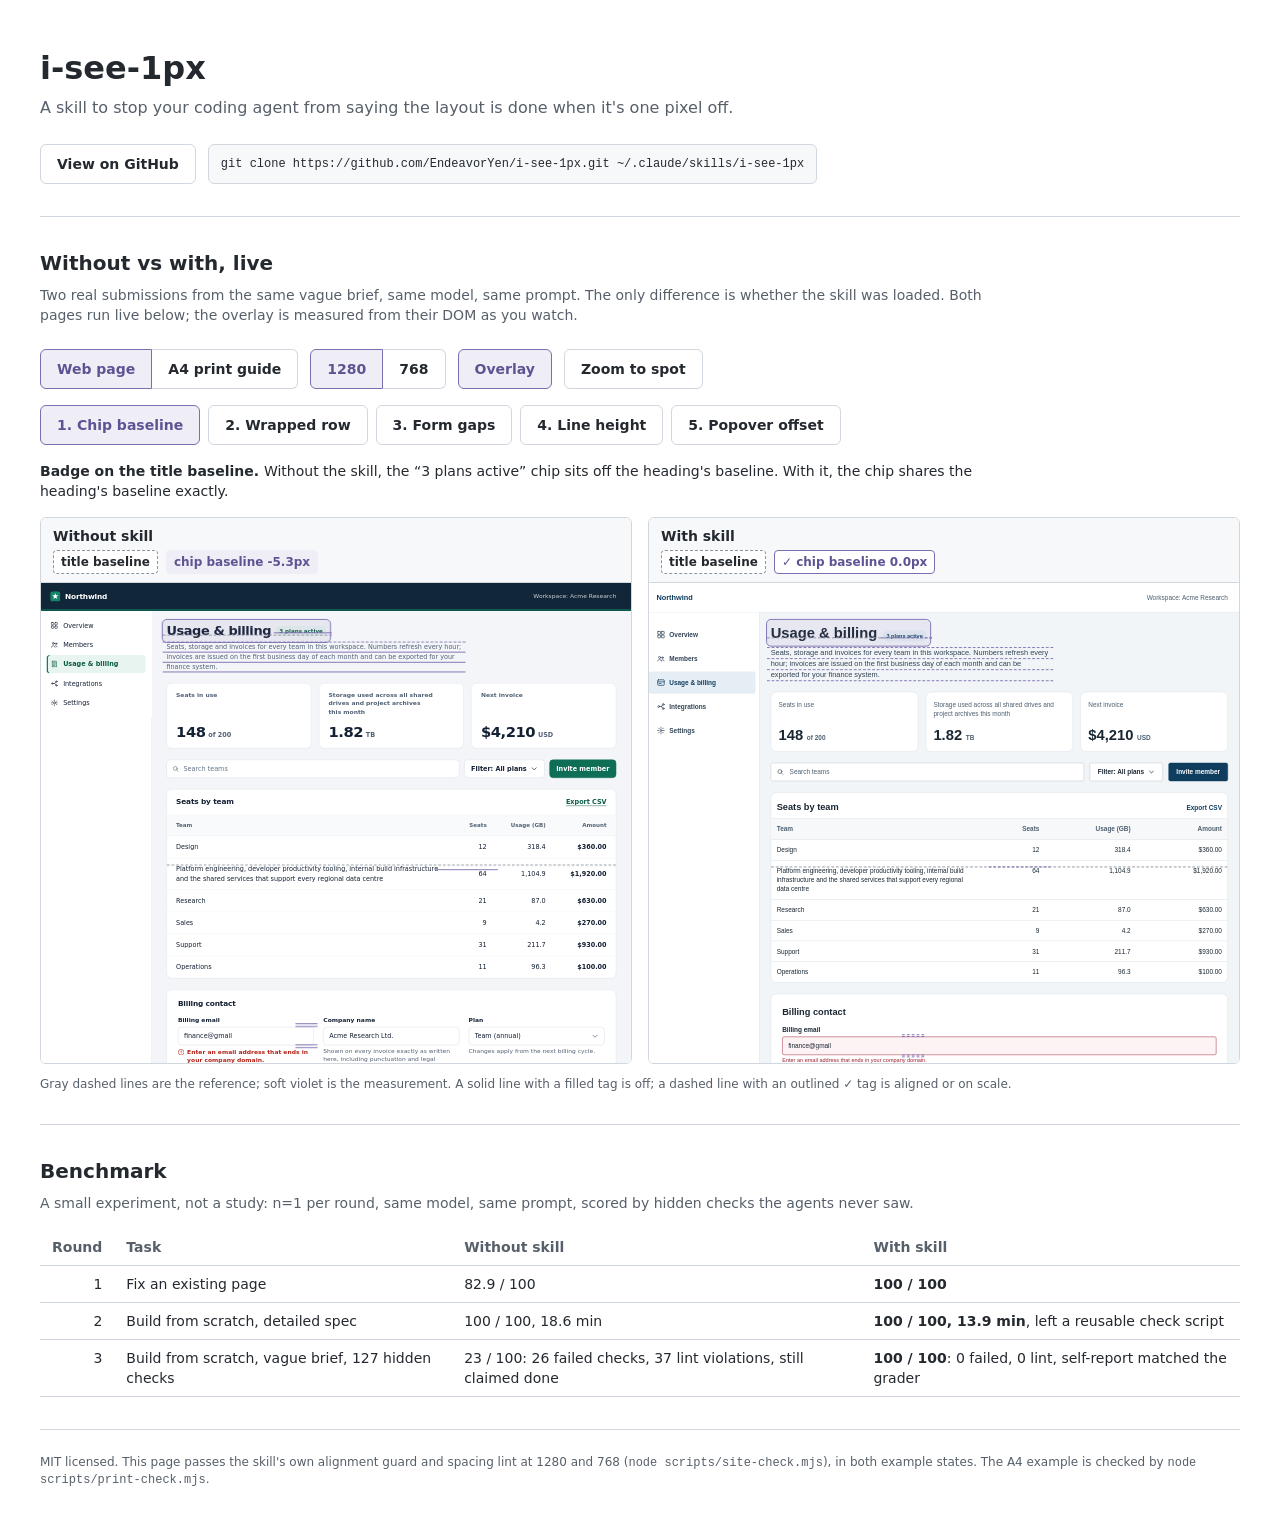
<file: docs/index.html>
<!doctype html>
<html lang="en">
<head>
  <meta charset="utf-8">
  <meta name="viewport" content="width=device-width, initial-scale=1">
  <title>i-see-1px: live without / with comparison</title>
  <meta name="description" content="A skill to stop your coding agent from saying the layout is done when it's one pixel off.">
  <link rel="icon" href="data:,">
  <link rel="stylesheet" href="tokens.css">
  <link rel="stylesheet" href="site.css">
</head>
<body>
  <header class="wrap hero" data-qa="hero">
    <h1 class="hero-title" data-qa="hero-title">i-see-1px</h1>
    <p class="tagline" data-qa="tagline">A skill to stop your coding agent from saying the layout is done when it's one pixel off.</p>
    <div class="hero-actions" data-qa="hero-actions">
      <a class="btn" data-qa="btn" href="https://github.com/EndeavorYen/i-see-1px">View on GitHub</a>
      <code class="install" data-qa="install">git clone https://github.com/EndeavorYen/i-see-1px.git ~/.claude/skills/i-see-1px</code>
    </div>
  </header>

  <main>
    <section class="wrap section" data-qa="viewer" aria-labelledby="viewer-title">
      <h2 class="section-title" data-qa="section-title" id="viewer-title">Without vs with, live</h2>
      <p class="lead" data-qa="lead" id="lead">Two real submissions from the same vague brief, same model, same prompt. The only difference is whether the skill was loaded. Both pages run live below; the overlay is measured from their DOM as you watch.</p>

      <div class="toolbar" data-qa="toolbar">
        <div class="seg" role="group" aria-label="Example" data-qa="seg">
          <button class="btn" data-qa="btn" type="button" data-kind="web" aria-pressed="true">Web page</button>
          <button class="btn" data-qa="btn" type="button" data-kind="print" aria-pressed="false">A4 print guide</button>
        </div>
        <div class="seg" role="group" aria-label="Viewport width" data-qa="seg" id="width-seg">
          <button class="btn" data-qa="btn" type="button" data-width="1280" aria-pressed="true">1280</button>
          <button class="btn" data-qa="btn" type="button" data-width="768" aria-pressed="false">768</button>
        </div>
        <button class="btn" data-qa="btn" type="button" id="overlay-toggle" aria-pressed="true">Overlay</button>
        <button class="btn" data-qa="btn" type="button" id="zoom-toggle" aria-pressed="false">Zoom to spot</button>
      </div>

      <div class="spots" role="group" aria-label="Spots" data-qa="spots">
        <button class="btn" data-qa="spot" type="button" data-kind="web" data-spot="chip" aria-pressed="true">1. Chip baseline</button>
        <button class="btn" data-qa="spot" type="button" data-kind="web" data-spot="wrapped" aria-pressed="false">2. Wrapped row</button>
        <button class="btn" data-qa="spot" type="button" data-kind="web" data-spot="gaps" aria-pressed="false">3. Form gaps</button>
        <button class="btn" data-qa="spot" type="button" data-kind="web" data-spot="lineheight" aria-pressed="false">4. Line height</button>
        <button class="btn" data-qa="spot" type="button" data-kind="web" data-spot="popover" aria-pressed="false">5. Popover offset</button>
        <button class="btn" data-qa="spot" type="button" data-kind="print" data-spot="terms" aria-pressed="true" hidden>1. Paired terminals</button>
        <button class="btn" data-qa="spot" type="button" data-kind="print" data-spot="orphan" aria-pressed="false" hidden>2. Stub last line</button>
        <button class="btn" data-qa="spot" type="button" data-kind="print" data-spot="inset" aria-pressed="false" hidden>3. One text-left</button>
        <button class="btn" data-qa="spot" type="button" data-kind="print" data-spot="scale" aria-pressed="false" hidden>4. Type scale</button>
        <button class="btn" data-qa="spot" type="button" data-kind="print" data-spot="palette" aria-pressed="false" hidden>5. Palette</button>
      </div>

      <p class="caption" data-qa="caption" id="caption" aria-live="polite"></p>

      <div class="frames" data-qa="frames">
        <figure class="frame" data-qa="frame" data-side="without">
          <figcaption class="strip" data-qa="strip">
            <span class="strip-title" data-qa="strip-title">Without skill</span>
            <span class="tags" data-qa="tags"></span>
          </figcaption>
          <div class="viewport" data-qa="viewport"><iframe title="Demo page built without the skill" src="demo/without/index.html" loading="eager"></iframe></div>
        </figure>
        <figure class="frame" data-qa="frame" data-side="with">
          <figcaption class="strip" data-qa="strip">
            <span class="strip-title" data-qa="strip-title">With skill</span>
            <span class="tags" data-qa="tags"></span>
          </figcaption>
          <div class="viewport" data-qa="viewport"><iframe title="Demo page built with the skill" src="demo/with/index.html" loading="eager"></iframe></div>
        </figure>
      </div>
      <p class="key" data-qa="key">Gray dashed lines are the reference; soft violet is the measurement. A solid line with a filled tag is off; a dashed line with an outlined ✓ tag is aligned or on scale.</p>
    </section>

    <section class="wrap section" data-qa="bench" aria-labelledby="bench-title">
      <h2 class="section-title" data-qa="section-title" id="bench-title">Benchmark</h2>
      <p class="lead" data-qa="lead">A small experiment, not a study: n=1 per round, same model, same prompt, scored by hidden checks the agents never saw.</p>
      <table class="bench" data-qa="bench-table">
        <thead>
          <tr><th class="num" data-qa="th" scope="col">Round</th><th data-qa="th" scope="col">Task</th><th data-qa="th" scope="col">Without skill</th><th data-qa="th" scope="col">With skill</th></tr>
        </thead>
        <tbody>
          <tr><td class="num" data-qa="td-num">1</td><td data-qa="td">Fix an existing page</td><td data-qa="td">82.9 / 100</td><td data-qa="td"><strong>100 / 100</strong></td></tr>
          <tr><td class="num" data-qa="td-num">2</td><td data-qa="td">Build from scratch, detailed spec</td><td data-qa="td">100 / 100, 18.6 min</td><td data-qa="td"><strong>100 / 100, 13.9 min</strong>, left a reusable check script</td></tr>
          <tr><td class="num" data-qa="td-num">3</td><td data-qa="td">Build from scratch, vague brief, 127 hidden checks</td><td data-qa="td">23 / 100: 26 failed checks, 37 lint violations, still claimed done</td><td data-qa="td"><strong>100 / 100</strong>: 0 failed, 0 lint, self-report matched the grader</td></tr>
        </tbody>
      </table>
    </section>
  </main>

  <footer class="wrap footer" data-qa="footer">
    <p class="footnote" data-qa="footnote">MIT licensed. This page passes the skill's own alignment guard and spacing lint at 1280 and 768 (<code>node scripts/site-check.mjs</code>), in both example states. The A4 example is checked by <code>node scripts/print-check.mjs</code>.</p>
  </footer>
  <script src="site.js" defer></script>
</body>
</html>
</file>
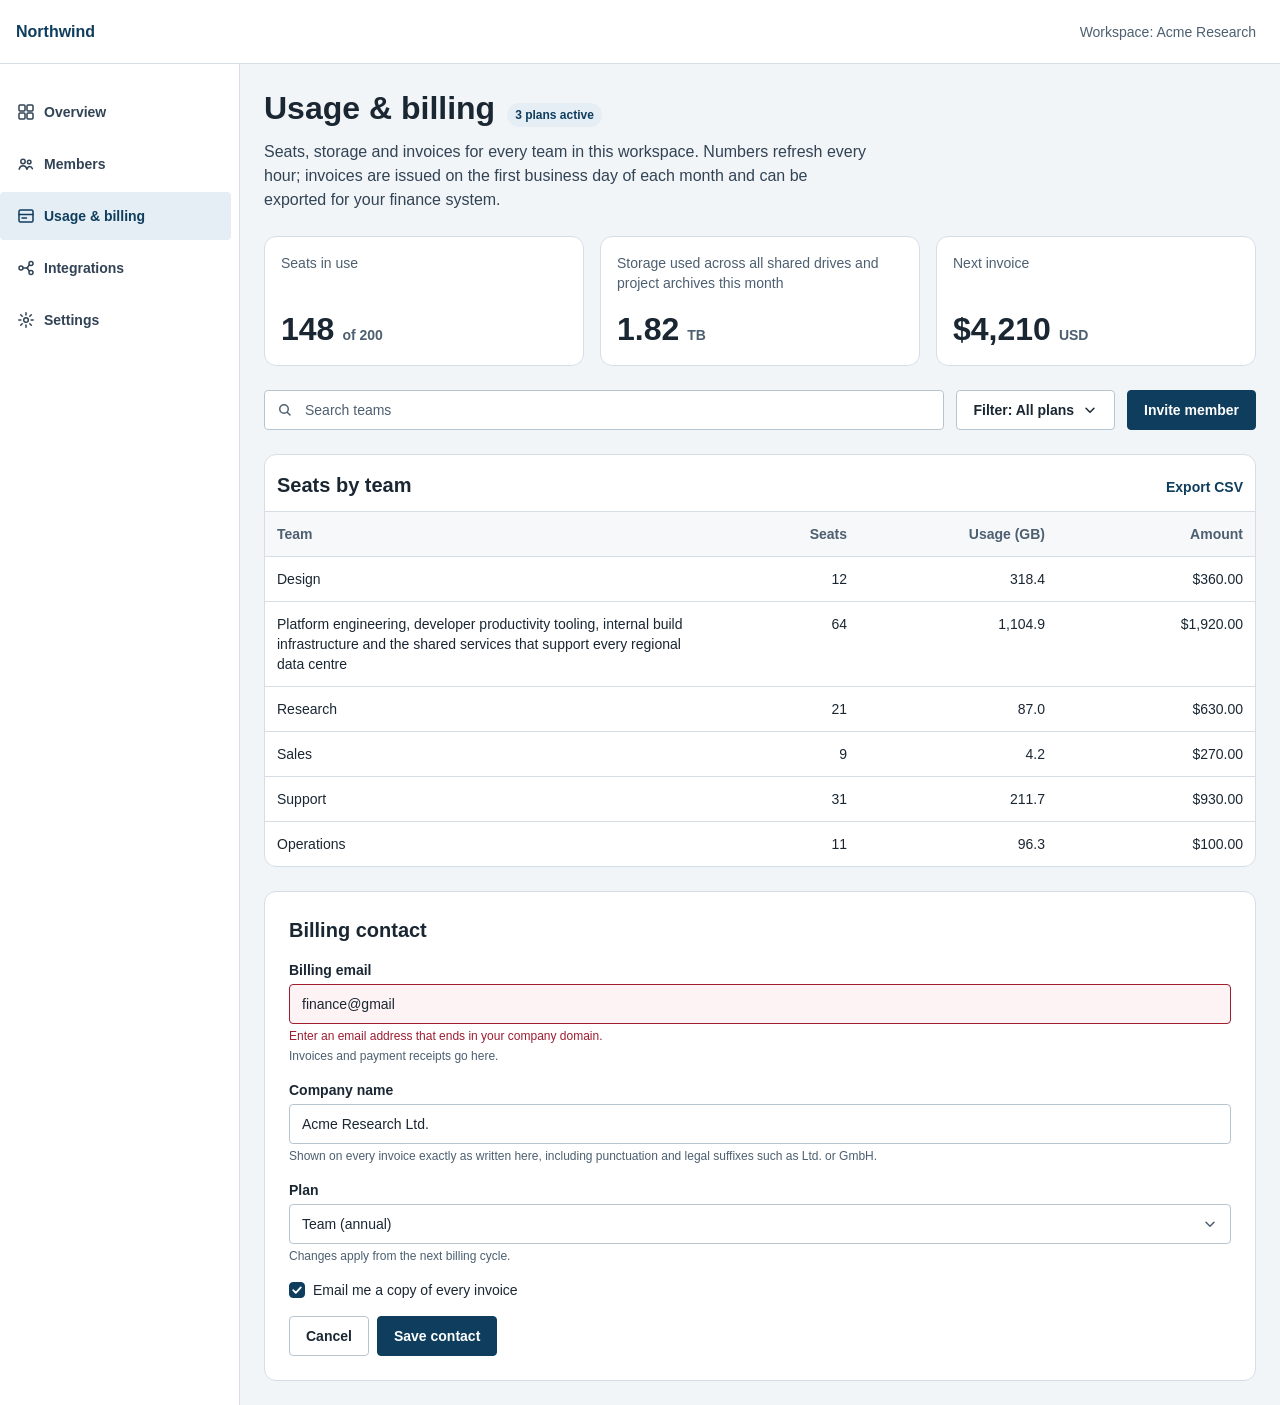
<file: docs/demo/with/index.html>
<!DOCTYPE html>
<html lang="en">
<head>
  <meta charset="utf-8">
  <meta name="viewport" content="width=device-width, initial-scale=1">
  <title>Usage &amp; billing · Northwind</title>
  <link rel="stylesheet" href="tokens.css">
  <link rel="stylesheet" href="styles.css">
</head>
<body>
  <header class="topbar" data-qa="topbar">
    <div class="brand-slot">
      <p class="brand">Northwind</p>
    </div>
    <div class="workspace-slot">
      <p class="workspace">Workspace: Acme Research</p>
    </div>
  </header>

  <div class="shell">
    <nav class="sidebar" data-qa="sidebar" aria-label="Workspace">
      <a class="nav-item" data-qa="nav-item" href="#overview">
        <svg data-qa="nav-icon" viewBox="0 0 20 20" width="20" height="20" aria-hidden="true">
          <rect x="3" y="3" width="6" height="6" rx="1"></rect>
          <rect x="11" y="3" width="6" height="6" rx="1"></rect>
          <rect x="3" y="11" width="6" height="6" rx="1"></rect>
          <rect x="11" y="11" width="6" height="6" rx="1"></rect>
        </svg>
        <span data-qa="nav-label">Overview</span>
      </a>
      <a class="nav-item" data-qa="nav-item" href="#members">
        <svg data-qa="nav-icon" viewBox="0 0 20 20" width="20" height="20" aria-hidden="true">
          <circle cx="7" cy="7.5" r="2.2"></circle>
          <circle cx="13.2" cy="8" r="1.8"></circle>
          <path d="M3.2 15.2c.5-2.3 2.2-3.4 3.8-3.4s3.3 1.1 3.8 3.4"></path>
          <path d="M11.2 14.8c.35-1.5 1.5-2.4 2.6-2.4 1.15 0 2.15.9 2.6 2.4"></path>
        </svg>
        <span data-qa="nav-label">Members</span>
      </a>
      <a class="nav-item" data-qa="nav-item" href="#usage" aria-current="page">
        <svg data-qa="nav-icon" viewBox="0 0 20 20" width="20" height="20" aria-hidden="true">
          <rect x="3" y="4" width="14" height="12" rx="1.5"></rect>
          <path d="M3 8.5h14"></path>
          <path d="M6 12h4.5"></path>
        </svg>
        <span data-qa="nav-label">Usage &amp; billing</span>
      </a>
      <a class="nav-item" data-qa="nav-item" href="#integrations">
        <svg data-qa="nav-icon" viewBox="0 0 20 20" width="20" height="20" aria-hidden="true">
          <circle cx="5" cy="10" r="2"></circle>
          <circle cx="15" cy="5.5" r="2"></circle>
          <circle cx="15" cy="14.5" r="2"></circle>
          <path d="M7 10h4.2"></path>
          <path d="M11.2 10 13.2 7"></path>
          <path d="M11.2 10 13.2 13"></path>
        </svg>
        <span data-qa="nav-label">Integrations</span>
      </a>
      <a class="nav-item" data-qa="nav-item" href="#settings">
        <svg data-qa="nav-icon" viewBox="0 0 20 20" width="20" height="20" aria-hidden="true">
          <circle cx="10" cy="10" r="2.3"></circle>
          <path d="M10 2.8v2.1M10 15.1v2.1M2.8 10h2.1M15.1 10h2.1M4.7 4.7l1.5 1.5M13.8 13.8l1.5 1.5M15.3 4.7l-1.5 1.5M6.2 13.8l-1.5 1.5"></path>
        </svg>
        <span data-qa="nav-label">Settings</span>
      </a>
    </nav>

    <main data-qa="main" id="usage">
      <div data-qa="page-header">
        <div class="title-row">
          <h1 data-qa="page-title">Usage &amp; billing</h1>
          <p data-qa="title-count">3 plans active</p>
        </div>
        <p data-qa="page-lead">Seats, storage and invoices for every team in this workspace. Numbers refresh every hour; invoices are issued on the first business day of each month and can be exported for your finance system.</p>
      </div>

      <section class="stats" data-qa="stats" aria-label="Usage summary">
        <article class="stat" data-qa="stat">
          <p class="stat-label" data-qa="stat-label">Seats in use</p>
          <p class="stat-figure">
            <span class="stat-value" data-qa="stat-value">148</span>
            <span class="stat-unit" data-qa="stat-unit">of 200</span>
          </p>
        </article>
        <article class="stat" data-qa="stat">
          <p class="stat-label" data-qa="stat-label">Storage used across all shared drives and project archives this month</p>
          <p class="stat-figure">
            <span class="stat-value" data-qa="stat-value">1.82</span>
            <span class="stat-unit" data-qa="stat-unit">TB</span>
          </p>
        </article>
        <article class="stat" data-qa="stat">
          <p class="stat-label" data-qa="stat-label">Next invoice</p>
          <p class="stat-figure">
            <span class="stat-value" data-qa="stat-value">$4,210</span>
            <span class="stat-unit" data-qa="stat-unit">USD</span>
          </p>
        </article>
      </section>

      <div class="toolbar" data-qa="toolbar">
        <input class="search" data-qa="search" type="search" placeholder="Search teams" aria-label="Search teams">
        <div class="filter">
          <button class="btn btn-secondary" data-qa="filter-trigger" type="button" id="plan-filter-trigger" aria-haspopup="menu" aria-expanded="false" aria-controls="plan-filter">
            Filter: All plans
            <svg viewBox="0 0 16 16" width="16" height="16" aria-hidden="true">
              <path d="M4 6.2 8 10.2 12 6.2"></path>
            </svg>
          </button>
          <div class="popover" data-qa="popover" id="plan-filter" role="menu" aria-labelledby="plan-filter-trigger" hidden>
            <button class="popover-item" data-qa="popover-item" type="button" role="menuitem" aria-current="true">All plans</button>
            <button class="popover-item" data-qa="popover-item" type="button" role="menuitem">Starter</button>
            <button class="popover-item" data-qa="popover-item" type="button" role="menuitem">Team</button>
            <button class="popover-item" data-qa="popover-item" type="button" role="menuitem">Enterprise</button>
          </div>
        </div>
        <button class="btn btn-primary" data-qa="open-dialog" type="button">Invite member</button>
      </div>

      <section class="table-section" data-qa="table-section">
        <div class="table-head" data-qa="table-head">
          <h2 data-qa="table-title">Seats by team</h2>
          <a class="table-link" data-qa="table-link" href="seats.csv" download="seats-by-team.csv">Export CSV</a>
        </div>
        <table data-qa="table">
          <colgroup>
            <col class="col-team">
            <col class="col-seats">
            <col class="col-usage">
            <col class="col-amount">
          </colgroup>
          <thead>
            <tr>
              <th data-qa="th-team" scope="col">Team</th>
              <th class="num" data-qa="th-seats" scope="col">Seats</th>
              <th class="num" data-qa="th-usage" scope="col">Usage (GB)</th>
              <th class="num" data-qa="th-amount" scope="col">Amount</th>
            </tr>
          </thead>
          <tbody>
            <tr data-qa="row">
              <td data-qa="td-team">Design</td>
              <td class="num" data-qa="td-seats">12</td>
              <td class="num" data-qa="td-usage">318.4</td>
              <td class="num" data-qa="td-amount">$360.00</td>
            </tr>
            <tr data-qa="row">
              <td data-qa="td-team">Platform engineering, developer productivity tooling, internal build infrastructure and the shared services that support every regional data centre</td>
              <td class="num" data-qa="td-seats">64</td>
              <td class="num" data-qa="td-usage">1,104.9</td>
              <td class="num" data-qa="td-amount">$1,920.00</td>
            </tr>
            <tr data-qa="row">
              <td data-qa="td-team">Research</td>
              <td class="num" data-qa="td-seats">21</td>
              <td class="num" data-qa="td-usage">87.0</td>
              <td class="num" data-qa="td-amount">$630.00</td>
            </tr>
            <tr data-qa="row">
              <td data-qa="td-team">Sales</td>
              <td class="num" data-qa="td-seats">9</td>
              <td class="num" data-qa="td-usage">4.2</td>
              <td class="num" data-qa="td-amount">$270.00</td>
            </tr>
            <tr data-qa="row">
              <td data-qa="td-team">Support</td>
              <td class="num" data-qa="td-seats">31</td>
              <td class="num" data-qa="td-usage">211.7</td>
              <td class="num" data-qa="td-amount">$930.00</td>
            </tr>
            <tr data-qa="row">
              <td data-qa="td-team">Operations</td>
              <td class="num" data-qa="td-seats">11</td>
              <td class="num" data-qa="td-usage">96.3</td>
              <td class="num" data-qa="td-amount">$100.00</td>
            </tr>
          </tbody>
        </table>
      </section>

      <form class="form" data-qa="form" novalidate>
        <h2 data-qa="form-title">Billing contact</h2>

        <div class="field-group">
          <label data-qa="label-email" for="billing-email">Billing email</label>
          <div class="field" data-qa="field">
            <input class="control" data-qa="input-email" id="billing-email" name="billing-email" type="email" value="finance@gmail" aria-invalid="true" aria-describedby="email-error email-help" autocomplete="email">
          </div>
          <p class="error" data-qa="error-email" id="email-error">Enter an email address that ends in your company domain.</p>
          <p class="help" data-qa="help-email" id="email-help">Invoices and payment receipts go here.</p>
        </div>

        <div class="field-group">
          <label data-qa="label-company" for="company-name">Company name</label>
          <div class="field" data-qa="field">
            <input class="control" data-qa="input-company" id="company-name" name="company-name" type="text" value="Acme Research Ltd." aria-describedby="company-help" autocomplete="organization">
          </div>
          <p class="help" data-qa="help-company" id="company-help">Shown on every invoice exactly as written here, including punctuation and legal suffixes such as Ltd. or GmbH.</p>
        </div>

        <div class="field-group">
          <label data-qa="label-plan" for="plan">Plan</label>
          <div class="field" data-qa="field">
            <select class="control" data-qa="input-plan" id="plan" name="plan" aria-describedby="plan-help">
              <option>Team (annual)</option>
              <option>Team (monthly)</option>
              <option>Enterprise</option>
            </select>
          </div>
          <p class="help" data-qa="help-plan" id="plan-help">Changes apply from the next billing cycle.</p>
        </div>

        <div class="check-row">
          <input data-qa="checkbox" id="invoice-copy" name="invoice-copy" type="checkbox" checked>
          <label data-qa="checkbox-label" for="invoice-copy">Email me a copy of every invoice</label>
        </div>

        <div class="form-actions" data-qa="form-actions">
          <button class="btn btn-secondary" data-qa="form-cancel" type="button">Cancel</button>
          <button class="btn btn-primary" data-qa="form-submit" type="button">Save contact</button>
        </div>
      </form>
    </main>
  </div>

  <dialog class="dialog" data-qa="dialog" aria-labelledby="invite-title">
    <h2 data-qa="dialog-title" id="invite-title">Invite a member</h2>
    <p data-qa="dialog-body">They will get an email with a link that expires in seven days. New members join with the Viewer role; you can change their role and team after they accept the invitation.</p>
    <div class="dialog-field">
      <label data-qa="dialog-label" for="invite-email">Email address</label>
      <input class="control" data-qa="dialog-input" id="invite-email" name="invite-email" type="email" placeholder="name@company.com" autocomplete="email">
    </div>
    <div class="dialog-actions">
      <button class="btn btn-secondary" data-qa="dialog-cancel" type="button">Cancel</button>
      <button class="btn btn-primary" data-qa="dialog-confirm" type="button">Send invite</button>
    </div>
  </dialog>

  <script src="app.js" defer></script>
</body>
</html>
</file>
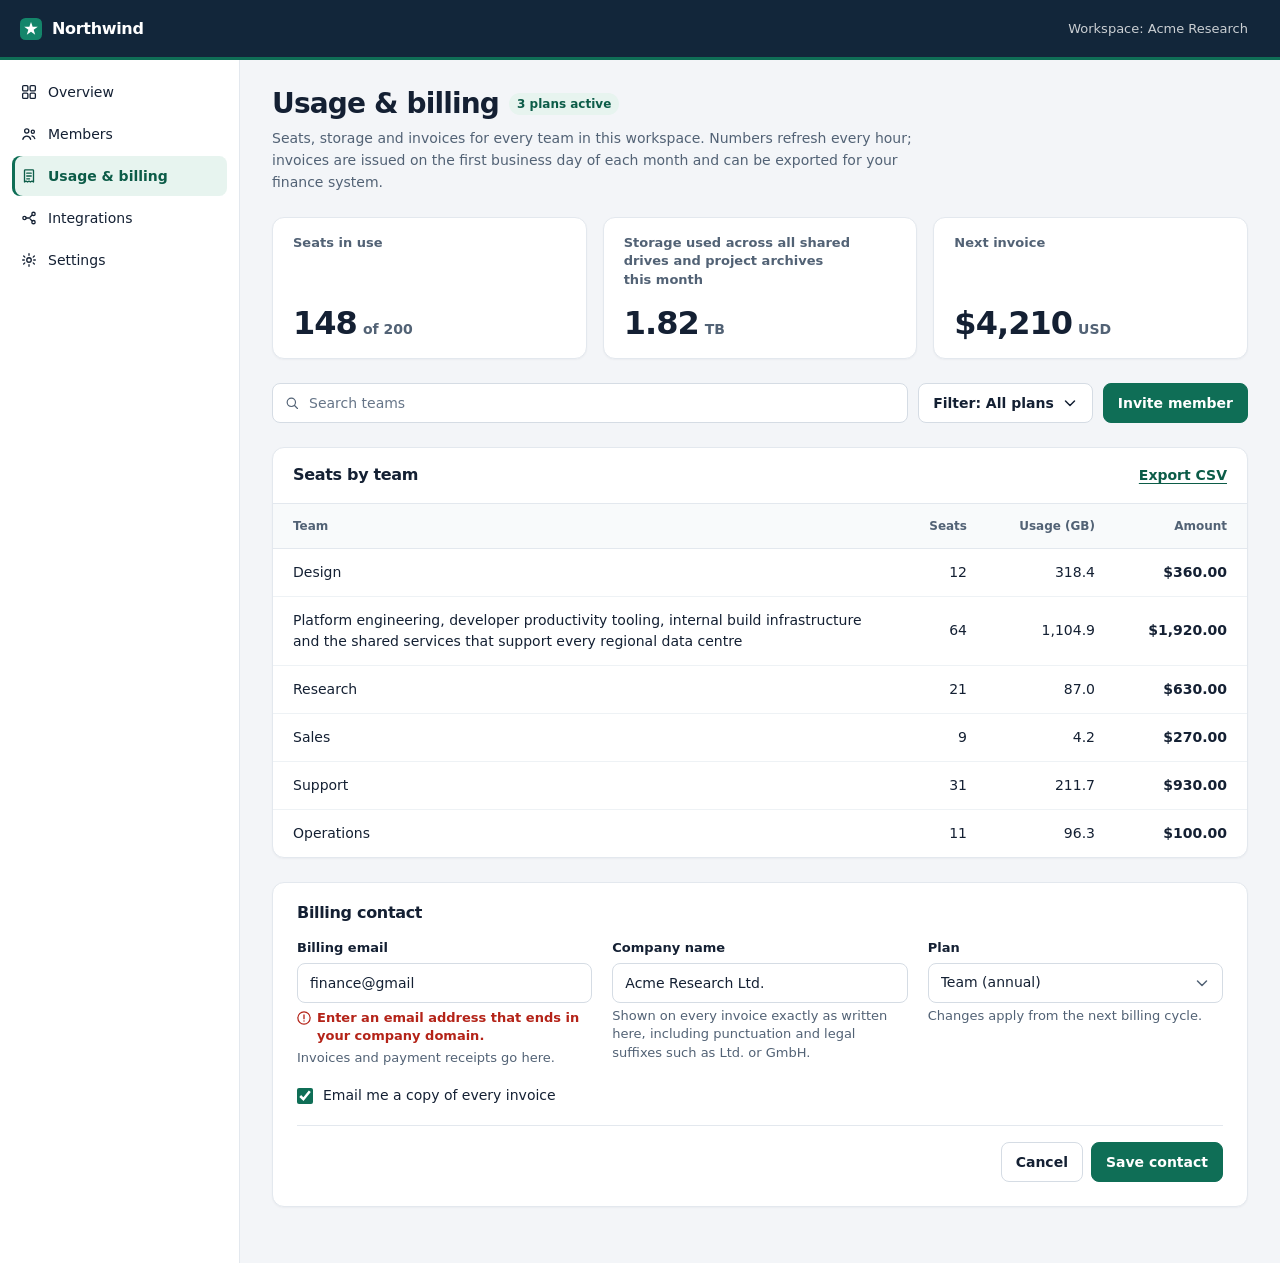
<file: docs/demo/without/index.html>
<!DOCTYPE html>
<html lang="en">
<head>
  <meta charset="utf-8">
  <meta name="viewport" content="width=device-width, initial-scale=1">
  <meta name="color-scheme" content="light">
  <title>Usage &amp; billing · Northwind</title>
  <link rel="icon" href="data:image/svg+xml,%3Csvg xmlns='http://www.w3.org/2000/svg' viewBox='0 0 32 32'%3E%3Crect width='32' height='32' rx='7' fill='%230f6e56'/%3E%3Cpath fill='white' d='M16 5.2 18.2 12h7.1l-5.7 4.2 2.2 6.8L16 18.8 10.2 23l2.2-6.8L6.7 12h7.1z'/%3E%3C/svg%3E">
  <link rel="stylesheet" href="styles.css">
</head>
<body>
  <header class="topbar" data-qa="topbar">
    <div class="brand">
      <svg class="brand-mark" viewBox="0 0 24 24" width="22" height="22" aria-hidden="true">
        <rect width="24" height="24" rx="6" fill="#14856a"/>
        <path fill="#fff" d="M12 4.4 13.8 9.6h5.6l-4.5 3.3 1.7 5.3L12 15l-4.6 3.2 1.7-5.3-4.5-3.3h5.6z"/>
      </svg>
      <span class="brand-name">Northwind</span>
    </div>
    <p class="workspace">Workspace: Acme Research</p>
  </header>

  <div class="app">
    <div class="sidebar-col">
    <nav class="sidebar" data-qa="sidebar" aria-label="Workspace">
      <ul class="nav-list">
        <li>
          <a class="nav-item" data-qa="nav-item" href="#overview" id="overview">
            <svg data-qa="nav-icon" viewBox="0 0 24 24" width="18" height="18" aria-hidden="true">
              <rect x="3.5" y="3.5" width="7" height="7" rx="1.6"/>
              <rect x="13.5" y="3.5" width="7" height="7" rx="1.6"/>
              <rect x="3.5" y="13.5" width="7" height="7" rx="1.6"/>
              <rect x="13.5" y="13.5" width="7" height="7" rx="1.6"/>
            </svg>
            <span data-qa="nav-label">Overview</span>
          </a>
        </li>
        <li>
          <a class="nav-item" data-qa="nav-item" href="#members" id="members">
            <svg data-qa="nav-icon" viewBox="0 0 24 24" width="18" height="18" aria-hidden="true">
              <circle cx="9" cy="8" r="2.8"/>
              <path d="M3.8 19c.7-2.7 2.8-4.2 5.2-4.2s4.5 1.5 5.2 4.2"/>
              <circle cx="17.1" cy="9" r="2.1"/>
              <path d="M16 14.6c1.8.35 3.1 1.5 3.7 3.5"/>
            </svg>
            <span data-qa="nav-label">Members</span>
          </a>
        </li>
        <li>
          <a class="nav-item" data-qa="nav-item" href="#usage" id="usage" aria-current="page">
            <svg data-qa="nav-icon" viewBox="0 0 24 24" width="18" height="18" aria-hidden="true">
              <path d="M7 3.8h10a1 1 0 0 1 1 1V20l-2.1-1.25L13.8 20l-1.8-1.25L10.2 20 8.1 18.75 6 20V4.8a1 1 0 0 1 1-1z"/>
              <path d="M9 8.2h6M9 12h6M9 15.8h3.8"/>
            </svg>
            <span data-qa="nav-label">Usage &amp; billing</span>
          </a>
        </li>
        <li>
          <a class="nav-item" data-qa="nav-item" href="#integrations" id="integrations">
            <svg data-qa="nav-icon" viewBox="0 0 24 24" width="18" height="18" aria-hidden="true">
              <circle cx="6" cy="12" r="2.2"/>
              <circle cx="18" cy="6.5" r="2.2"/>
              <circle cx="18" cy="17.5" r="2.2"/>
              <path d="M8.1 12h5.1M13.8 10.4 16 8.3M13.8 13.6 16 15.7"/>
            </svg>
            <span data-qa="nav-label">Integrations</span>
          </a>
        </li>
        <li>
          <a class="nav-item" data-qa="nav-item" href="#settings" id="settings">
            <svg data-qa="nav-icon" viewBox="0 0 24 24" width="18" height="18" aria-hidden="true">
              <circle cx="12" cy="12" r="3"/>
              <path d="M12 3.6v2.1M12 18.3v2.1M4.9 6.7l1.5 1.5M17.6 15.8l1.5 1.5M3.6 12h2.1M18.3 12h2.1M4.9 17.3l1.5-1.5M17.6 8.2l1.5-1.5"/>
            </svg>
            <span data-qa="nav-label">Settings</span>
          </a>
        </li>
      </ul>
    </nav>
    </div>

    <main class="main" data-qa="main">
      <header class="page-header" data-qa="page-header">
        <div class="title-row">
          <h1 data-qa="page-title">Usage &amp; billing</h1>
          <p data-qa="title-count">3 plans active</p>
        </div>
        <p class="page-lead" data-qa="page-lead">Seats, storage and invoices for every team in this workspace. Numbers refresh every hour; invoices are issued on the first business day of each month and can be exported for your finance system.</p>
      </header>

      <section class="stats" data-qa="stats" aria-label="Billing summary">
        <article class="stat" data-qa="stat">
          <p class="stat-label" data-qa="stat-label">Seats in use</p>
          <p class="stat-figure">
            <span class="stat-value" data-qa="stat-value">148</span>
            <span class="stat-unit" data-qa="stat-unit">of 200</span>
          </p>
        </article>
        <article class="stat" data-qa="stat">
          <p class="stat-label" data-qa="stat-label">Storage used across all shared drives and project archives this month</p>
          <p class="stat-figure">
            <span class="stat-value" data-qa="stat-value">1.82</span>
            <span class="stat-unit" data-qa="stat-unit">TB</span>
          </p>
        </article>
        <article class="stat" data-qa="stat">
          <p class="stat-label" data-qa="stat-label">Next invoice</p>
          <p class="stat-figure">
            <span class="stat-value" data-qa="stat-value">$4,210</span>
            <span class="stat-unit" data-qa="stat-unit">USD</span>
          </p>
        </article>
      </section>

      <div class="toolbar" data-qa="toolbar">
        <div class="search-wrap">
          <svg class="search-icon" viewBox="0 0 24 24" width="16" height="16" aria-hidden="true">
            <circle cx="11" cy="11" r="6.25"/>
            <path d="M15.8 15.8 20.2 20.2"/>
          </svg>
          <input data-qa="search" type="search" placeholder="Search teams" aria-label="Search teams" autocomplete="off">
        </div>
        <div class="filter">
          <button type="button" class="btn btn-secondary" data-qa="filter-trigger" aria-expanded="false" aria-controls="plan-menu" aria-haspopup="menu">Filter: All plans<svg class="chevron" viewBox="0 0 16 16" width="16" height="16" aria-hidden="true"><path d="M3.5 6 8 10.5 12.5 6"/></svg></button>
          <div id="plan-menu" class="menu" data-qa="popover" role="menu" aria-label="Plans" hidden>
            <button type="button" class="menu-item" role="menuitemradio" aria-checked="true" data-qa="popover-item">All plans</button>
            <button type="button" class="menu-item" role="menuitemradio" aria-checked="false" data-qa="popover-item">Starter</button>
            <button type="button" class="menu-item" role="menuitemradio" aria-checked="false" data-qa="popover-item">Team</button>
            <button type="button" class="menu-item" role="menuitemradio" aria-checked="false" data-qa="popover-item">Enterprise</button>
          </div>
        </div>
        <button type="button" class="btn btn-primary" data-qa="open-dialog">Invite member</button>
      </div>

      <section class="card table-section" data-qa="table-section" aria-labelledby="seats-title">
        <div class="table-head" data-qa="table-head">
          <h2 id="seats-title" data-qa="table-title">Seats by team</h2>
          <a class="table-link" data-qa="table-link" href="seats-by-team.csv" download="seats-by-team.csv">Export CSV</a>
        </div>
        <div class="table-scroll">
          <table data-qa="table">
            <thead>
              <tr>
                <th data-qa="th-team" scope="col">Team</th>
                <th data-qa="th-seats" scope="col">Seats</th>
                <th data-qa="th-usage" scope="col">Usage (GB)</th>
                <th data-qa="th-amount" scope="col">Amount</th>
              </tr>
            </thead>
            <tbody>
              <tr data-qa="row">
                <td data-qa="td-team">Design</td>
                <td data-qa="td-seats">12</td>
                <td data-qa="td-usage">318.4</td>
                <td data-qa="td-amount">$360.00</td>
              </tr>
              <tr data-qa="row">
                <td data-qa="td-team">Platform engineering, developer productivity tooling, internal build infrastructure and the shared services that support every regional data centre</td>
                <td data-qa="td-seats">64</td>
                <td data-qa="td-usage">1,104.9</td>
                <td data-qa="td-amount">$1,920.00</td>
              </tr>
              <tr data-qa="row">
                <td data-qa="td-team">Research</td>
                <td data-qa="td-seats">21</td>
                <td data-qa="td-usage">87.0</td>
                <td data-qa="td-amount">$630.00</td>
              </tr>
              <tr data-qa="row">
                <td data-qa="td-team">Sales</td>
                <td data-qa="td-seats">9</td>
                <td data-qa="td-usage">4.2</td>
                <td data-qa="td-amount">$270.00</td>
              </tr>
              <tr data-qa="row">
                <td data-qa="td-team">Support</td>
                <td data-qa="td-seats">31</td>
                <td data-qa="td-usage">211.7</td>
                <td data-qa="td-amount">$930.00</td>
              </tr>
              <tr data-qa="row">
                <td data-qa="td-team">Operations</td>
                <td data-qa="td-seats">11</td>
                <td data-qa="td-usage">96.3</td>
                <td data-qa="td-amount">$100.00</td>
              </tr>
            </tbody>
          </table>
        </div>
      </section>

      <section class="card form-card">
        <form data-qa="form" aria-labelledby="billing-title" action="index.html" method="post">
          <h2 id="billing-title" data-qa="form-title">Billing contact</h2>
          <div class="form-grid">
            <div class="field">
              <label data-qa="label-email" for="billing-email">Billing email</label>
              <input id="billing-email" data-qa="input-email" type="email" inputmode="email" autocomplete="email" spellcheck="false" value="finance@gmail" aria-invalid="true" aria-describedby="billing-email-error billing-email-help">
              <p id="billing-email-error" class="field-error" data-qa="error-email" role="alert">Enter an email address that ends in your company domain.</p>
              <p id="billing-email-help" class="field-help" data-qa="help-email">Invoices and payment receipts go here.</p>
            </div>
            <div class="field">
              <label data-qa="label-company" for="billing-company">Company name</label>
              <input id="billing-company" data-qa="input-company" type="text" autocomplete="organization" value="Acme Research Ltd." aria-describedby="billing-company-help">
              <p id="billing-company-help" class="field-help" data-qa="help-company">Shown on every invoice exactly as written here, including punctuation and legal suffixes such as Ltd. or GmbH.</p>
            </div>
            <div class="field">
              <label data-qa="label-plan" for="billing-plan">Plan</label>
              <select id="billing-plan" data-qa="input-plan" aria-describedby="billing-plan-help">
                <option selected>Team (annual)</option>
                <option>Team (monthly)</option>
                <option>Enterprise</option>
              </select>
              <p id="billing-plan-help" class="field-help" data-qa="help-plan">Changes apply from the next billing cycle.</p>
            </div>
            <label class="check field-span">
              <input data-qa="checkbox" type="checkbox" name="invoice-copy" checked>
              <span data-qa="checkbox-label">Email me a copy of every invoice</span>
            </label>
            <div class="form-actions field-span">
              <button type="button" class="btn btn-secondary" data-qa="form-cancel">Cancel</button>
              <button type="button" class="btn btn-primary" data-qa="form-submit">Save contact</button>
            </div>
          </div>
        </form>
      </section>
    </main>
  </div>

  <dialog data-qa="dialog" aria-labelledby="invite-title" aria-describedby="invite-body" closedby="any">
    <form method="dialog" class="dialog-form">
      <h2 id="invite-title" data-qa="dialog-title">Invite a member</h2>
      <p id="invite-body" class="dialog-body" data-qa="dialog-body">They will get an email with a link that expires in seven days. New members join with the Viewer role; you can change their role and team after they accept the invitation.</p>
      <div class="field dialog-field">
        <label data-qa="dialog-label" for="invite-email">Email address</label>
        <input id="invite-email" data-qa="dialog-input" type="email" inputmode="email" autocomplete="email" placeholder="name@company.com" spellcheck="false">
      </div>
      <div class="dialog-actions">
        <button type="button" class="btn btn-secondary" data-qa="dialog-cancel">Cancel</button>
        <button type="submit" class="btn btn-primary" data-qa="dialog-confirm" value="confirm">Send invite</button>
      </div>
    </form>
  </dialog>

  <script src="app.js"></script>
</body>
</html>
</file>
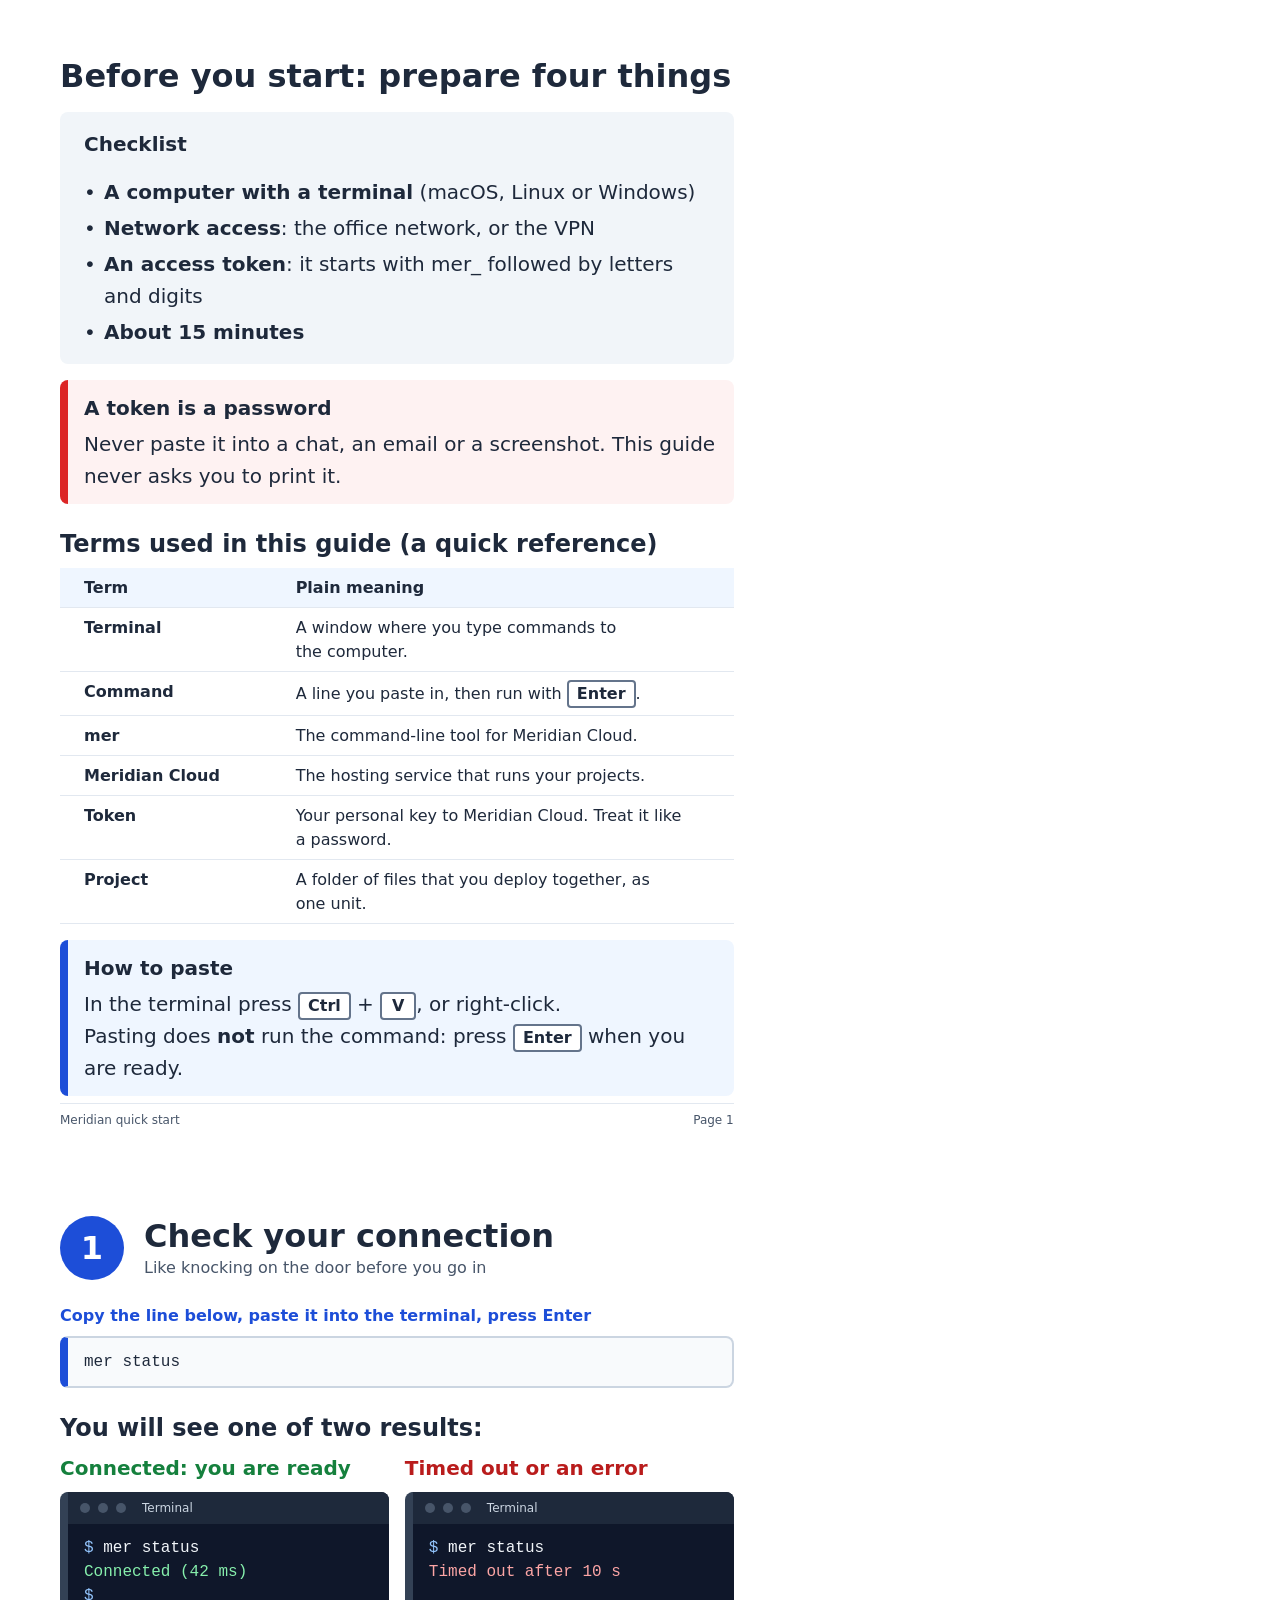
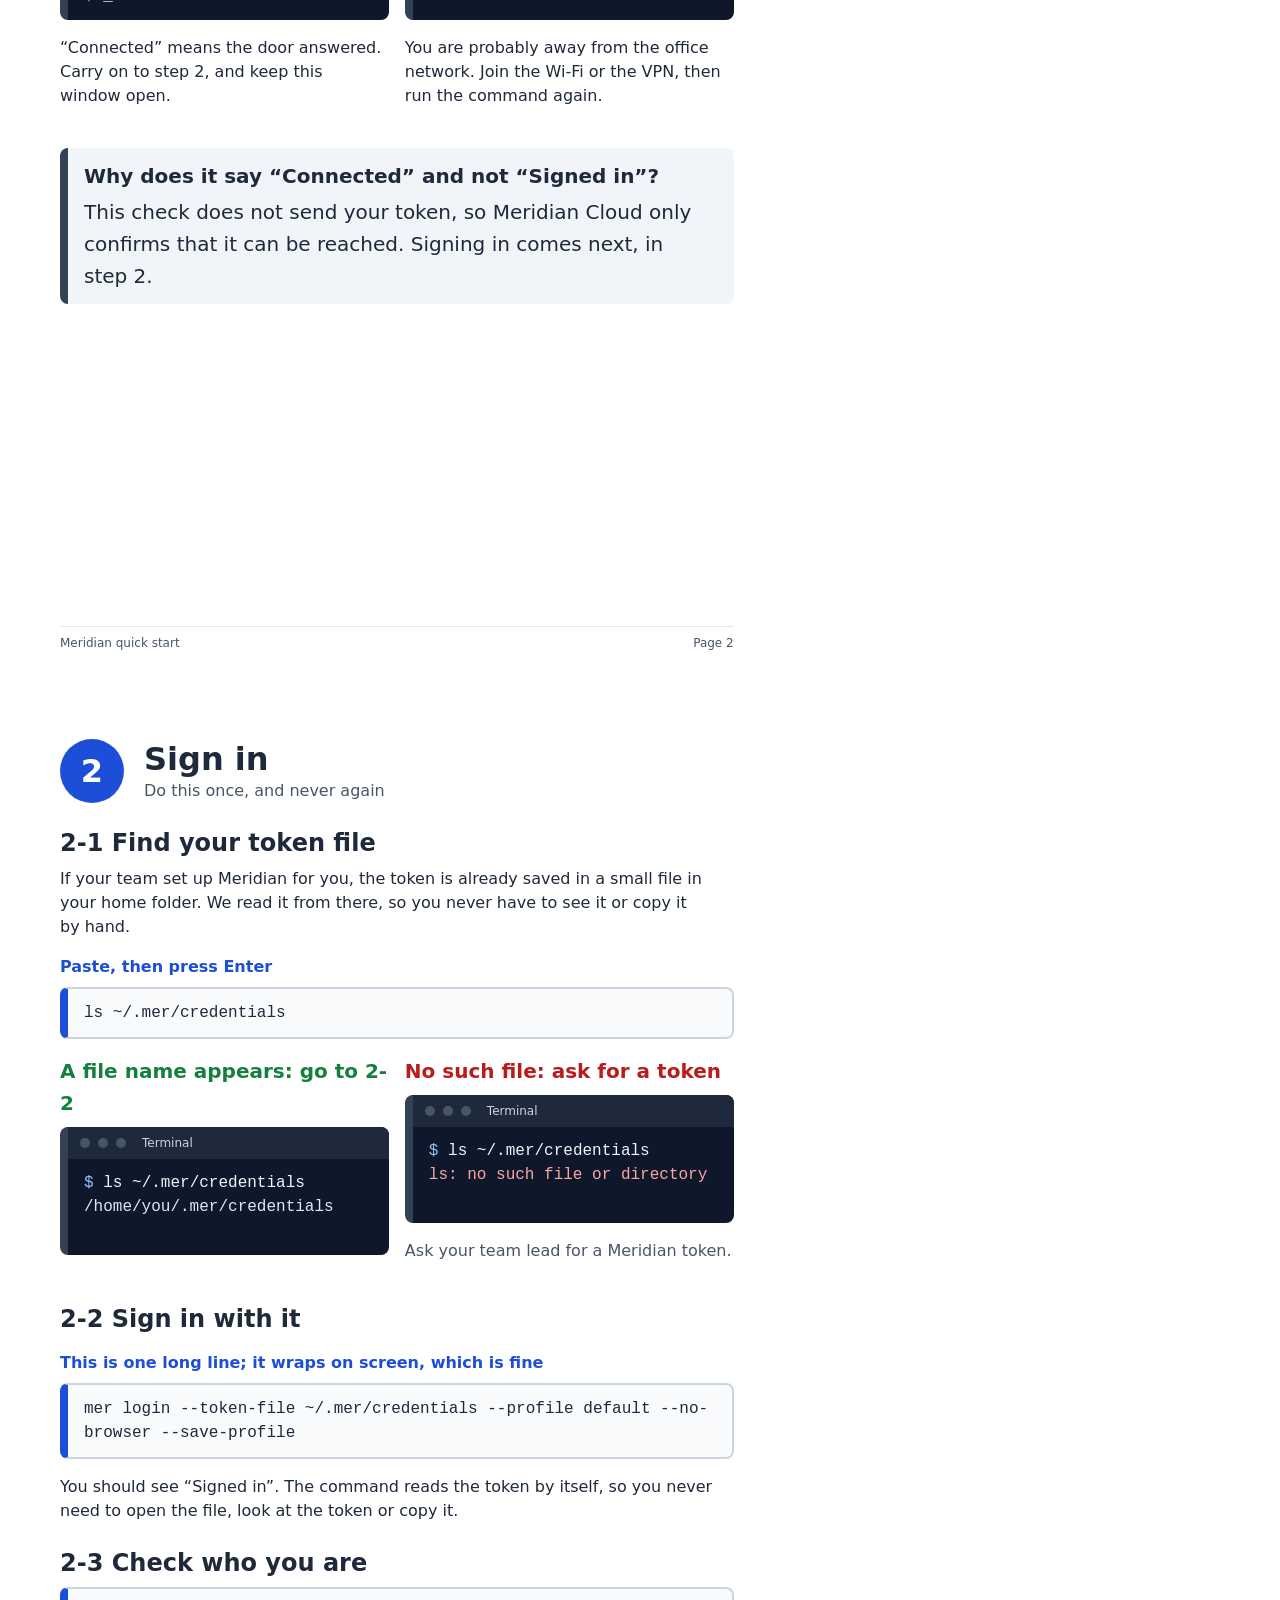
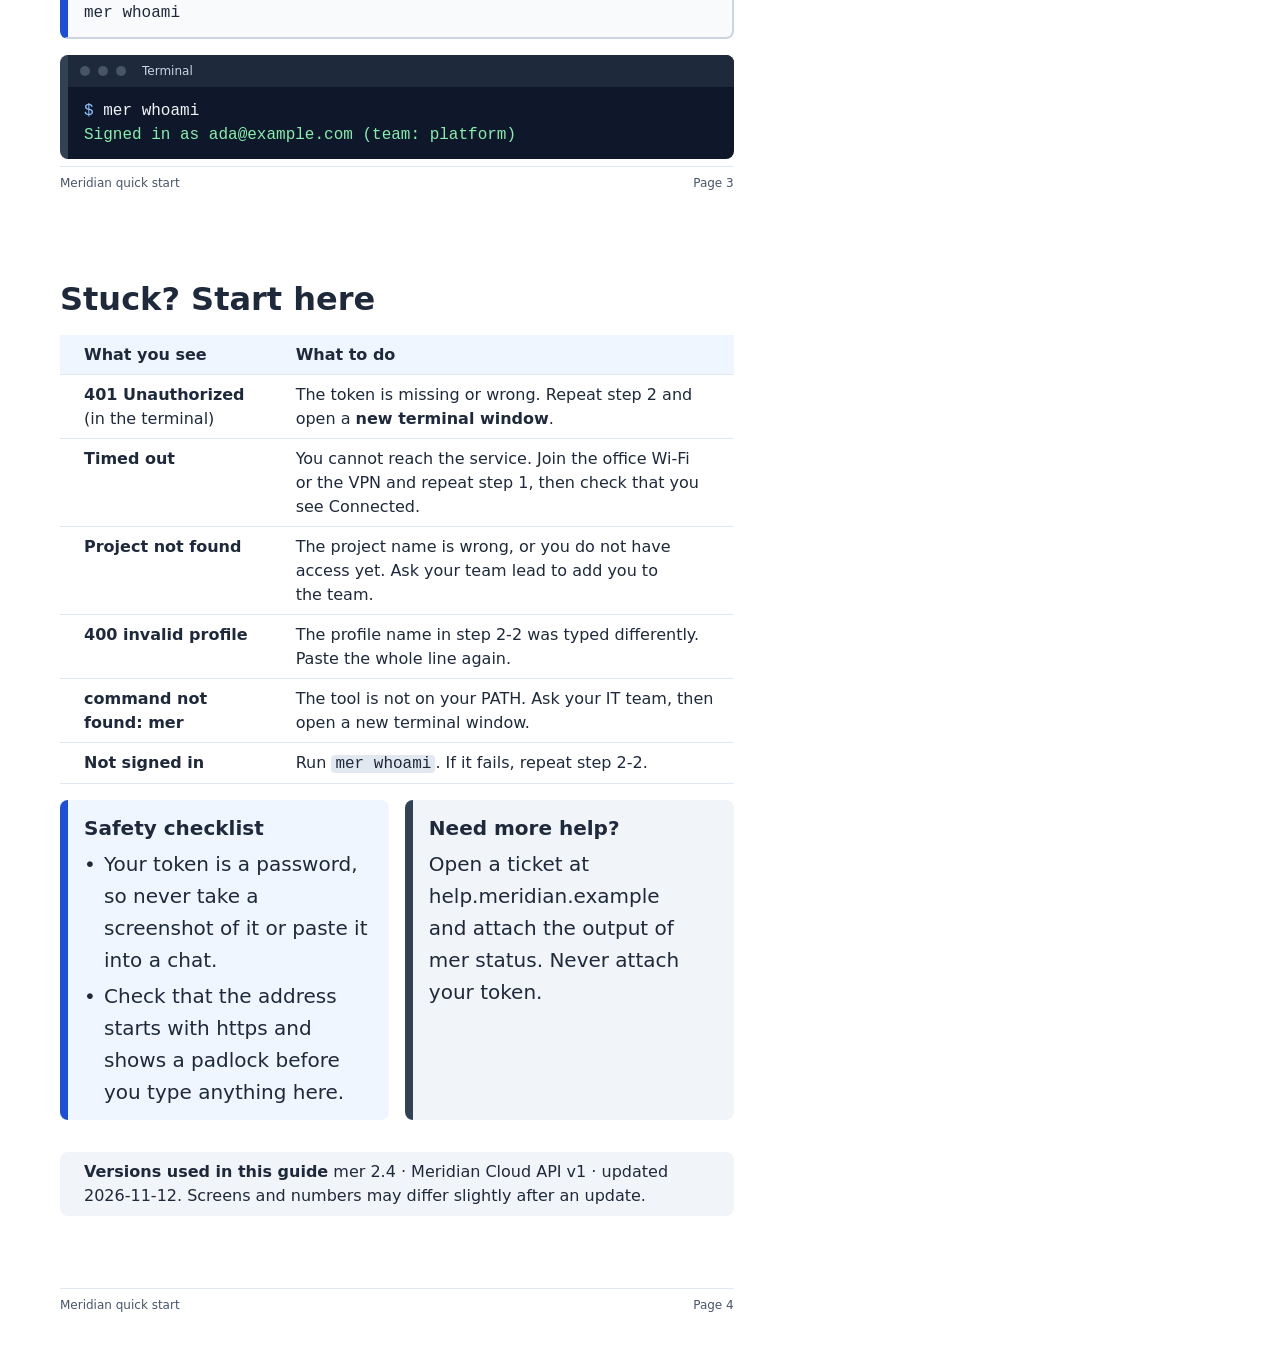
<file: docs/demo/print/with/index.html>
<!doctype html>
<html lang="en">
<head>
<meta charset="utf-8">
<title>Meridian quick start (with skill)</title>
<link rel="stylesheet" href="tokens.css">
<style>
  :root{
    /* palette: one brand blue + one slate neutral scale; green/red only ever mean pass/fail */
    --ink:#1e293b; --muted:#475569; --brand:#1d4ed8; --brand-50:#eff6ff; --brand-100:#dbeafe;
    --n-50:#f8fafc; --n-100:#f1f5f9; --n-200:#e2e8f0; --n-300:#cbd5e1; --n-500:#64748b; --n-700:#334155; --n-900:#0f172a;
    --ok:#15803d; --bad:#b91c1c; --bad-bar:#dc2626; --bad-50:#fef2f2;
    --term:var(--n-900); --card:var(--n-100); --line:var(--n-200);
    --sans:"Segoe UI",system-ui,-apple-system,Roboto,"Helvetica Neue",Arial,sans-serif; --mono:Consolas,"Cascadia Mono",monospace;
  }
  @page{ size:A4; margin:0 }
  *{ box-sizing:border-box; -webkit-print-color-adjust:exact; print-color-adjust:exact }
  html,body{ margin:0; background:#fff; color:var(--ink) }
  body{ font-family:var(--sans); font-size:var(--fs-md); line-height:var(--lh-md);  }
  .page{ width:210mm; min-height:297mm; padding:var(--page-top) var(--page-x) var(--page-bottom); position:relative; page-break-after:always }
  .page:last-child{ page-break-after:auto }
  .page > :nth-last-child(2){ margin-bottom:0 } /* last content block (the footer is the last child); the sheet's bottom padding is its margin */
  .foot{ position:absolute; left:var(--page-x); right:var(--page-x); bottom:var(--space-8); font-size:var(--fs-xs); line-height:var(--lh-xs);
         color:var(--muted); display:flex; justify-content:space-between; border-top:1px solid var(--line); padding-top:var(--space-2) }
  h1{ font-size:var(--fs-2xl); line-height:var(--lh-2xl); margin:0 0 var(--space-4) }
  h2{ font-size:var(--fs-xl); line-height:var(--lh-xl); margin:0 0 var(--space-4) }
  h3{ font-size:var(--fs-lg); line-height:var(--lh-lg); margin:var(--space-6) 0 var(--space-2) }
  p{ margin:0 0 var(--space-4) }
  p,li,td,th,.card,.tip,.warn,.bad{ text-wrap:pretty } /* no stub last lines */
  h1,h2,.head .sub,.cmdlabel{ text-wrap:balance }
  .muted{ color:var(--muted) }
  .t-xs{ font-size:var(--fs-xs); line-height:var(--lh-xs) }
  .t-sm{ font-size:var(--fs-sm); line-height:var(--lh-sm) }
  .t-md{ font-size:var(--fs-md); line-height:var(--lh-md) }
  .head{ display:flex; align-items:center; gap:var(--space-5); margin-bottom:var(--space-6) }
  .badge{ flex:none; width:var(--badge); height:var(--badge); border-radius:50%; background:var(--brand); color:#fff;
          font-weight:700; font-size:var(--fs-xl); line-height:var(--lh-xl); display:flex; align-items:center; justify-content:center }
  .head h2{ margin:0 }
  .head .sub{ color:var(--muted); font-size:var(--fs-sm); line-height:var(--lh-sm) }
  .card{ background:var(--card); border-left:var(--bar) solid transparent; border-radius:var(--radius-md); padding:var(--space-4); margin:0 0 var(--space-4) }
  .tip,.warn,.bad{ border-left:var(--bar) solid var(--brand); border-radius:var(--radius-md); padding:var(--space-3) var(--space-4); margin:0 0 var(--space-4) }
  .tip{ background:var(--brand-50) } .warn{ background:var(--n-100); border-left-color:var(--n-700) } .bad{ background:var(--bad-50); border-left-color:var(--bad-bar) }
  .tip b,.warn b,.bad b{ display:block; margin-bottom:var(--space-1) }
  .compact{ padding:var(--space-2) var(--space-4) }
  ol.steps{ margin:0 0 var(--space-4); padding-left:var(--inset) } ol.steps li{ margin:0 0 var(--space-2) }
  .key{ display:inline-block; min-width:36px; text-align:center; padding:0 var(--space-2); border:2px solid #64748b;
        border-radius:var(--radius-sm); background:#fff; font-weight:700; font-size:var(--fs-sm); line-height:var(--lh-sm) }
  code,.mono{ font-family:var(--mono) }
  code{ background:#e2e8f0; padding:0 var(--space-1); border-radius:var(--radius-sm); font-size:var(--fs-sm); line-height:var(--lh-sm) }

  .cmdlabel{ font-size:var(--fs-sm); line-height:var(--lh-sm); color:var(--brand); font-weight:700; margin:var(--space-4) 0 var(--space-2) }
  .cmd{ background:var(--n-50); border:2px solid var(--n-300); border-left:var(--bar) solid var(--brand); border-radius:var(--radius-md); padding:var(--space-3) var(--space-4);
        font-family:var(--mono); font-size:var(--fs-sm); line-height:var(--lh-sm); white-space:pre-wrap; overflow-wrap:anywhere; word-break:normal; color:var(--ink); margin:0 0 var(--space-4) }
  .cmd.json{ font-size:var(--fs-xs); line-height:var(--lh-xs); white-space:pre; overflow-wrap:normal }
  .term{ background:var(--term); border-left:var(--bar) solid #334155; border-radius:var(--radius-md); overflow:hidden; margin:0 0 var(--space-4) }
  .term .bar{ background:#1e293b; color:#cbd5e1; font-size:var(--fs-xs); line-height:var(--lh-xs); padding:var(--space-2) var(--space-3); display:flex; gap:var(--space-2); align-items:center }
  .term .bar i{ width:10px; height:10px; border-radius:50%; background:#475569; display:inline-block }
  .term .bar span{ margin-left:var(--space-2) }
  .term pre{ margin:0; padding:var(--space-3) var(--space-4); color:#e2e8f0; font-family:var(--mono); font-size:var(--fs-sm); line-height:var(--lh-sm); white-space:pre-wrap; overflow-wrap:anywhere }
  .term .p{ color:#93c5fd } .term .c{ color:#f1f5f9 } .term .g{ color:#86efac } .term .r{ color:#fca5a5 } .term .d{ color:#94a3b8 }
  .shot{ text-align:center; margin:0 0 var(--space-4) } .shot svg{ display:block; margin:0 auto; max-width:100%; height:auto }
  .cap{ font-size:var(--fs-xs); line-height:var(--lh-xs); color:var(--muted); text-align:center; margin-top:var(--space-2) }
  table{ border-collapse:collapse; width:100%; font-size:var(--fs-sm); line-height:var(--lh-sm); margin:0 0 var(--space-4) }
  th,td{ border:0; box-shadow:inset 0 -1px 0 var(--line); padding:var(--space-2) var(--space-4) var(--space-2) var(--inset); text-align:left; vertical-align:top }
  th{ background:var(--brand-50) }
  .two .term{ min-height:var(--term-pair-h) }
  .two{ display:grid; grid-template-columns:1fr 1fr; gap:var(--space-4); margin:0 0 var(--space-4) }
  .ok,.no{ margin:0 0 var(--space-2); font-weight:700 } .ok{ color:var(--ok) } .no{ color:var(--bad) }
  .dots{ margin:0; padding:0; list-style:none } .dots li{ position:relative; padding-left:var(--space-5) } .dots li + li{ margin-top:var(--space-1) }
  .dots li::before{ content:"•"; position:absolute; left:0 }
  .cover{ background:linear-gradient(180deg,#eff6ff 0%,#fff 60%) }
  .tag{ display:inline-block; background:var(--brand); color:#fff; border-radius:var(--space-5); padding:var(--space-1) var(--space-4); font-size:var(--fs-sm); line-height:var(--lh-sm); margin-right:var(--space-2) }
  svg text.s-xs{ font-size:var(--fs-xs); line-height:var(--lh-xs) } svg text.s-sm{ font-size:var(--fs-sm); line-height:var(--lh-sm) }
  svg text.s-md{ font-size:var(--fs-md); line-height:var(--lh-md) } svg text.s-lg{ font-size:var(--fs-lg); line-height:var(--lh-lg) }
  svg text.s-xl{ font-size:var(--fs-xl); line-height:var(--lh-xl) }
  /* utilities last, so they win over component margins */
  .mt-2{ margin-top:var(--space-2) } .mt-6{ margin-top:var(--space-6) } .mt-8{ margin-top:var(--space-8) } .mt-12{ margin-top:var(--space-12) }
  /* one icon set: inline svg, 2px stroke at any size, takes the colour of the text around it */
  svg.ic{ display:inline-block; width:1em; height:1em; vertical-align:-0.15em; flex:none }
  b.n{ font-weight:700; color:var(--brand); margin-right:var(--space-1) } /* step numbers: brand colour, so they read as numbers and not as part of the sentence */
</style>
</head>
<body>

<section data-qa="page" class="page">
  <h2 data-qa="title">Before you start: prepare four things</h2>
  <div data-qa="callout" class="card t-md"><p><b>Checklist</b></p><ul class="dots"><li><b>A computer with a terminal</b> (macOS, Linux or Windows)</li><li><b>Network access</b>: the office network, or the VPN</li><li><b>An access token</b>: it starts with mer_ followed by letters and digits</li><li><b>About 15 minutes</b></li></ul></div>
  <div data-qa="callout" class="bad"><b>A token is a password</b>
    Never paste it into a chat, an email or a screenshot. This guide never asks you to print it.</div>
  <h3>Terms used in this guide (a quick reference)</h3>
  <table data-qa="table">
    <tr><th style="width:56mm">Term</th><th>Plain meaning</th></tr>
    <tr><td><b>Terminal</b></td><td>A window where you type commands to the computer.</td></tr>
    <tr><td><b>Command</b></td><td>A line you paste in, then run with <span class="key">Enter</span>.</td></tr>
    <tr><td><b>mer</b></td><td>The command-line tool for Meridian Cloud.</td></tr>
    <tr><td><b>Meridian Cloud</b></td><td>The hosting service that runs your projects.</td></tr>
    <tr><td><b>Token</b></td><td>Your personal key to Meridian Cloud. Treat it like a password.</td></tr>
    <tr><td><b>Project</b></td><td>A folder of files that you deploy together, as one unit.</td></tr>
  </table>
  <div data-qa="callout" class="tip mt-5"><b>How to paste</b>
    In the terminal press <span class="key">Ctrl</span> + <span class="key">V</span>, or right-click.<br>
    Pasting does <b style="display:inline">not</b> run the command: press <span class="key">Enter</span> when you are ready.</div>
  <div data-qa="foot" class="foot"><span>Meridian quick start</span><span>Page 1</span></div>
</section>

<section data-qa="page" class="page">
  <div data-qa="head" class="head"><div data-qa="badge" class="badge">1</div><div><h2 data-qa="title">Check your connection</h2><div class="sub">Like knocking on the door before you go in</div></div></div>
  <div data-qa="cmd-label" class="cmdlabel">Copy the line below, paste it into the terminal, press Enter</div>
  <div data-qa="cmd" class="cmd">mer status</div>
  <h3>You will see one of two results:</h3>
  <div data-qa="two" class="two">
    <div>
      <div class="ok">Connected: you are ready</div>
      <div data-qa="term" class="term"><div class="bar"><i></i><i></i><i></i><span>Terminal</span></div>
<pre data-qa="term-body"><span class="p">$</span> <span class="c">mer status</span>
<span class="g">Connected (42 ms)</span>
<span class="p">$</span> _</pre></div>
      <p class="t-sm">“Connected” means the door answered. Carry on to step 2, and keep this window open.</p>
    </div>
    <div>
      <div class="no">Timed out or an error</div>
      <div data-qa="term" class="term"><div class="bar"><i></i><i></i><i></i><span>Terminal</span></div>
<pre data-qa="term-body"><span class="p">$</span> <span class="c">mer status</span>
<span class="r">Timed out after 10 s</span></pre></div>
      <p class="t-sm">You are probably away from the office network. Join the Wi-Fi or the VPN, then run the command again.</p>
    </div>
  </div>
  <div data-qa="callout" class="warn mt-6"><b>Why does it say “Connected” and not “Signed in”?</b>
    This check does not send your token, so Meridian Cloud only confirms that it can be reached. Signing in comes next, in step 2.</div>
  <div data-qa="foot" class="foot"><span>Meridian quick start</span><span>Page 2</span></div>
</section>

<section data-qa="page" class="page">
  <div data-qa="head" class="head"><div data-qa="badge" class="badge">2</div><div><h2 data-qa="title">Sign in</h2><div class="sub">Do this once, and never again</div></div></div>
  <h3>2-1  Find your token file</h3>
  <p class="t-sm">If your team set up Meridian for you, the token is already saved in a small file in your home folder. We read it from there, so you never have to see it or copy it by hand.</p>
  <div data-qa="cmd-label" class="cmdlabel">Paste, then press Enter</div>
  <div data-qa="cmd" class="cmd">ls ~/.mer/credentials</div>
  <div data-qa="two" class="two">
    <div>
      <div class="ok">A file name appears: go to 2-2</div>
      <div data-qa="term" class="term"><div class="bar"><i></i><i></i><i></i><span>Terminal</span></div>
<pre data-qa="term-body"><span class="p">$</span> <span class="c">ls ~/.mer/credentials</span>
/home/you/.mer/credentials</pre></div>
    </div>
    <div>
      <div class="no">No such file: ask for a token</div>
      <div data-qa="term" class="term"><div class="bar"><i></i><i></i><i></i><span>Terminal</span></div>
<pre data-qa="term-body"><span class="p">$</span> <span class="c">ls ~/.mer/credentials</span>
<span class="r">ls: no such file or directory</span></pre></div>
      <p class="muted t-sm">Ask your team lead for a Meridian token.</p>
    </div>
  </div>
  <h3>2-2  Sign in with it</h3>
  <div data-qa="cmd-label" class="cmdlabel">This is one long line; it wraps on screen, which is fine</div>
  <div data-qa="cmd" class="cmd">mer login --token-file ~/.mer/credentials --profile default --no-browser --save-profile</div>
  <p class="t-sm">You should see “Signed in”. The command reads the token by itself, so you never need to open the file, look at the token or copy it.</p>
  <h3>2-3  Check who you are</h3>
  <div data-qa="cmd" class="cmd">mer whoami</div>
  <div data-qa="term" class="term"><div class="bar"><i></i><i></i><i></i><span>Terminal</span></div>
<pre data-qa="term-body"><span class="p">$</span> <span class="c">mer whoami</span>
<span class="g">Signed in as ada@example.com (team: platform)</span></pre></div>
  <div data-qa="foot" class="foot"><span>Meridian quick start</span><span>Page 3</span></div>
</section>

<section data-qa="page" class="page">
  <h2 data-qa="title">Stuck? Start here</h2>
  <table data-qa="table">
    <tr><th style="width:56mm">What you see</th><th>What to do</th></tr>
    <tr><td><b>401 Unauthorized</b><br>(in the terminal)</td><td>The token is missing or wrong. Repeat step 2 and open a <b>new terminal window</b>.</td></tr>
    <tr><td><b>Timed out</b></td><td>You cannot reach the service. Join the office Wi-Fi or the VPN and repeat step 1, then check that you see Connected.</td></tr>
    <tr><td><b>Project not found</b></td><td>The project name is wrong, or you do not have access yet. Ask your team lead to add you to the team.</td></tr>
    <tr><td><b>400 invalid profile</b></td><td>The profile name in step 2-2 was typed differently. Paste the whole line again.</td></tr>
    <tr><td><b>command not found: mer</b></td><td>The tool is not on your PATH. Ask your IT team, then open a new terminal window.</td></tr>
    <tr><td><b>Not signed in</b></td><td>Run <code>mer whoami</code>. If it fails, repeat step 2-2.</td></tr>
  </table>
  <div data-qa="two" class="two">
    <div data-qa="callout" class="tip"><b>Safety checklist</b>
      <ul class="dots"><li>Your token is a password, so never take a screenshot of it or paste it into a chat.</li><li>Check that the address starts with https and shows a padlock before you type anything here.</li></ul></div>
    <div data-qa="callout" class="warn"><b>Need more help?</b>
      Open a ticket at help.meridian.example and attach the output of mer status. Never attach your token.</div>
  </div>
  <div data-qa="callout" class="card compact t-sm"><b>Versions used in this guide</b>  mer 2.4 · Meridian Cloud API v1 · updated 2026-11-12. Screens and numbers may differ slightly after an update.</div>
  <div data-qa="foot" class="foot"><span>Meridian quick start</span><span>Page 4</span></div>
</section>

</body>
</html>
</file>
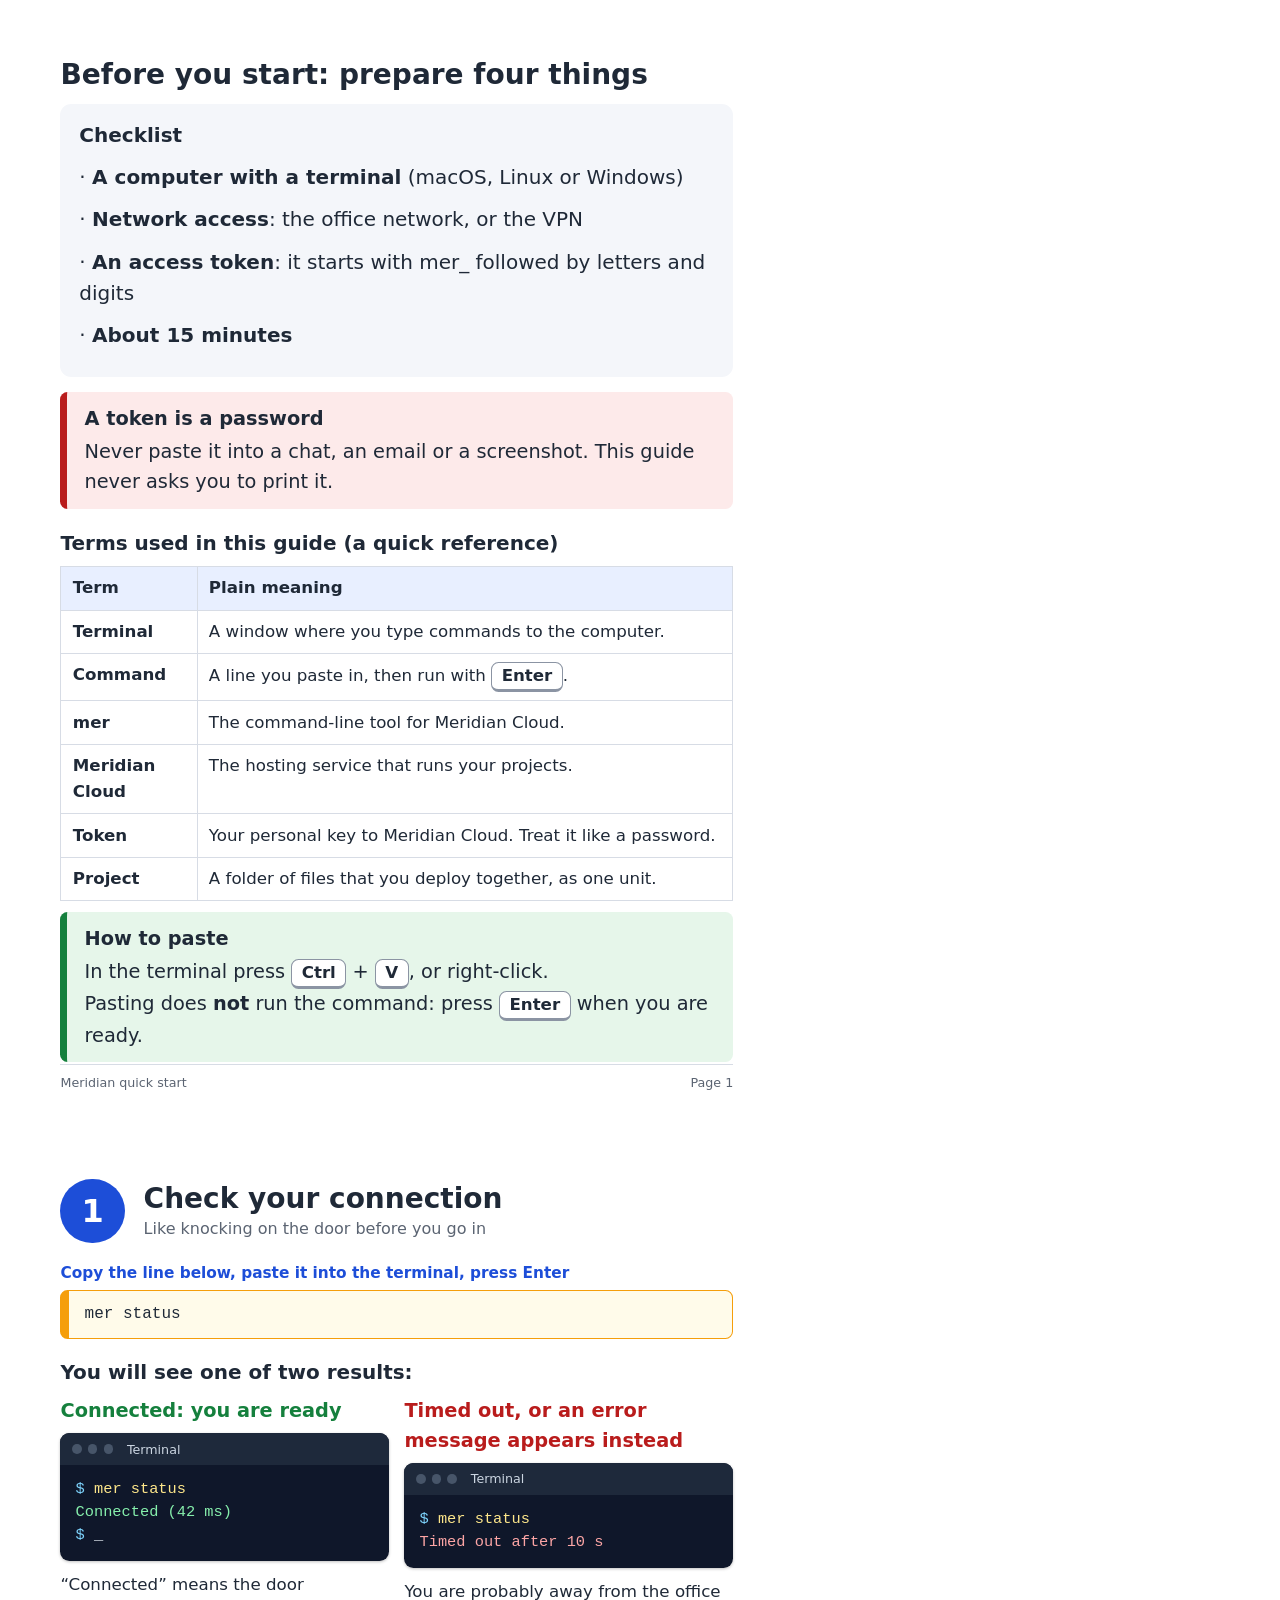
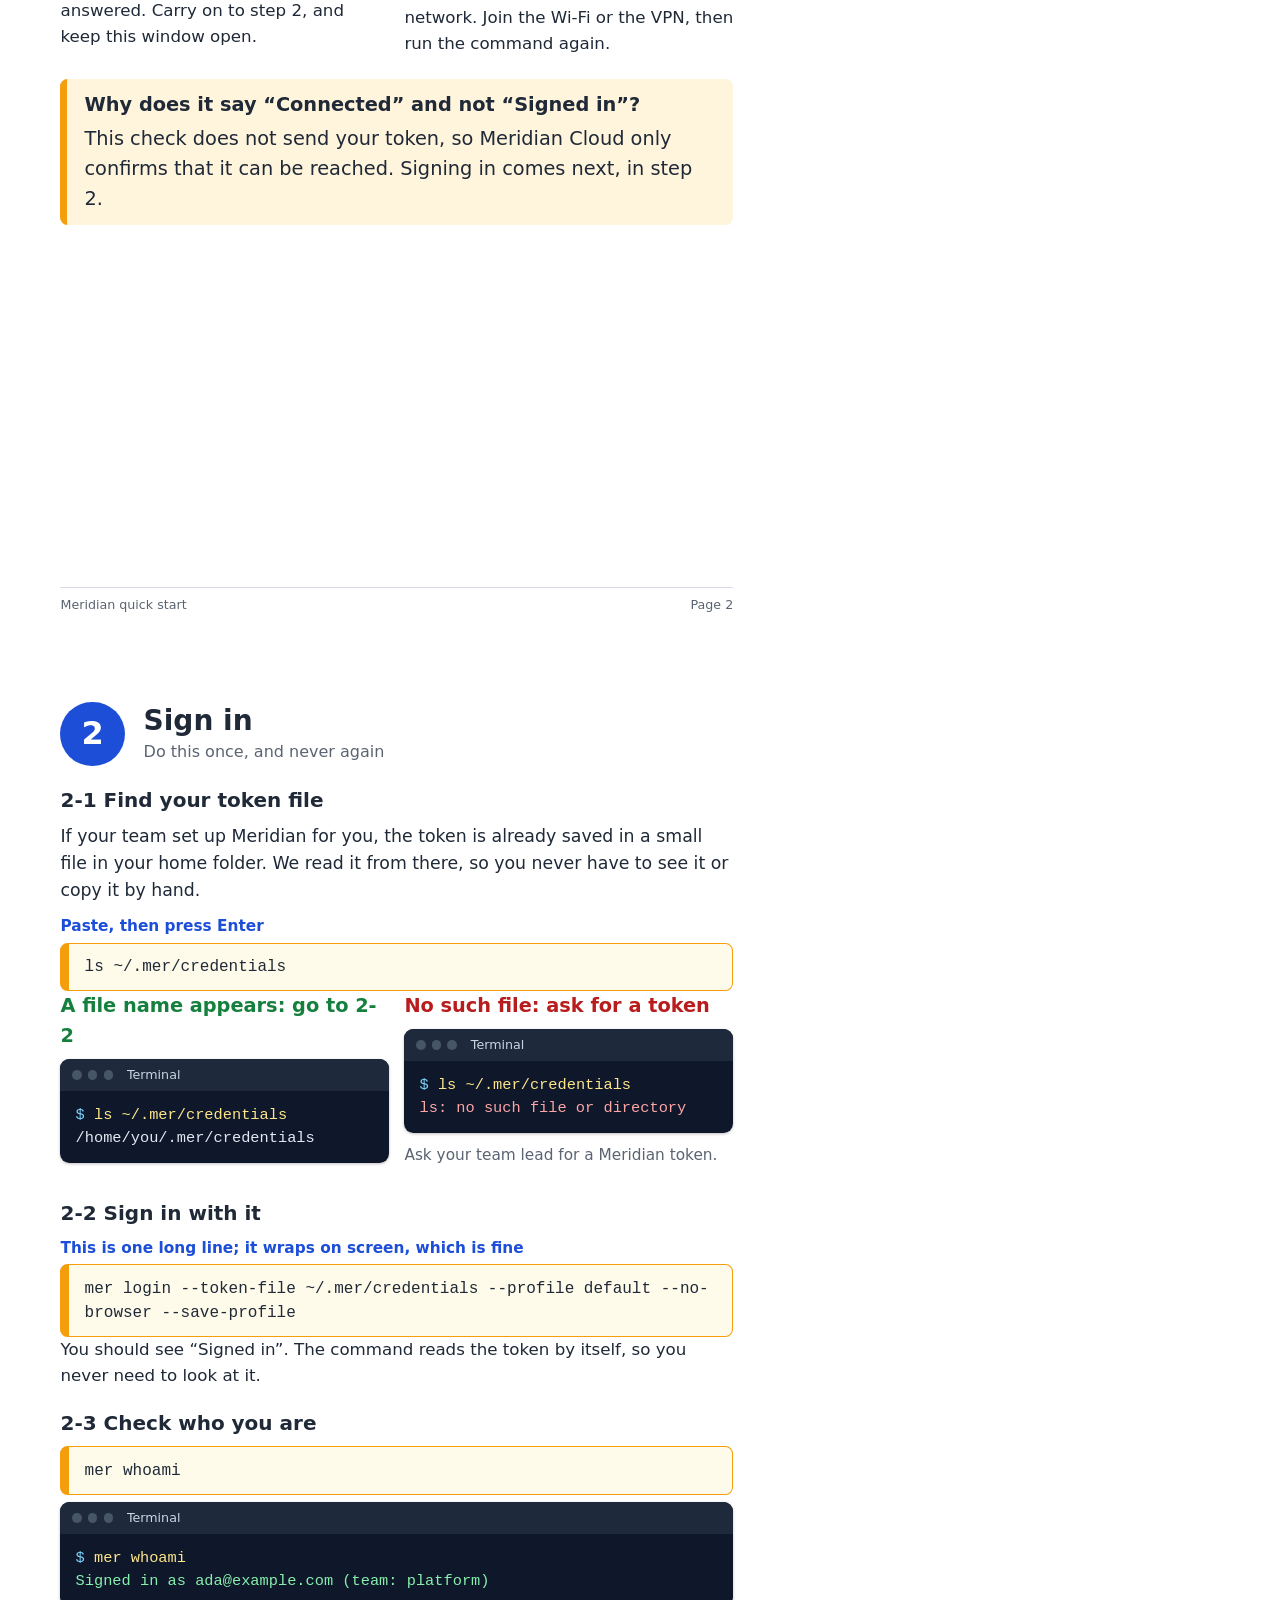
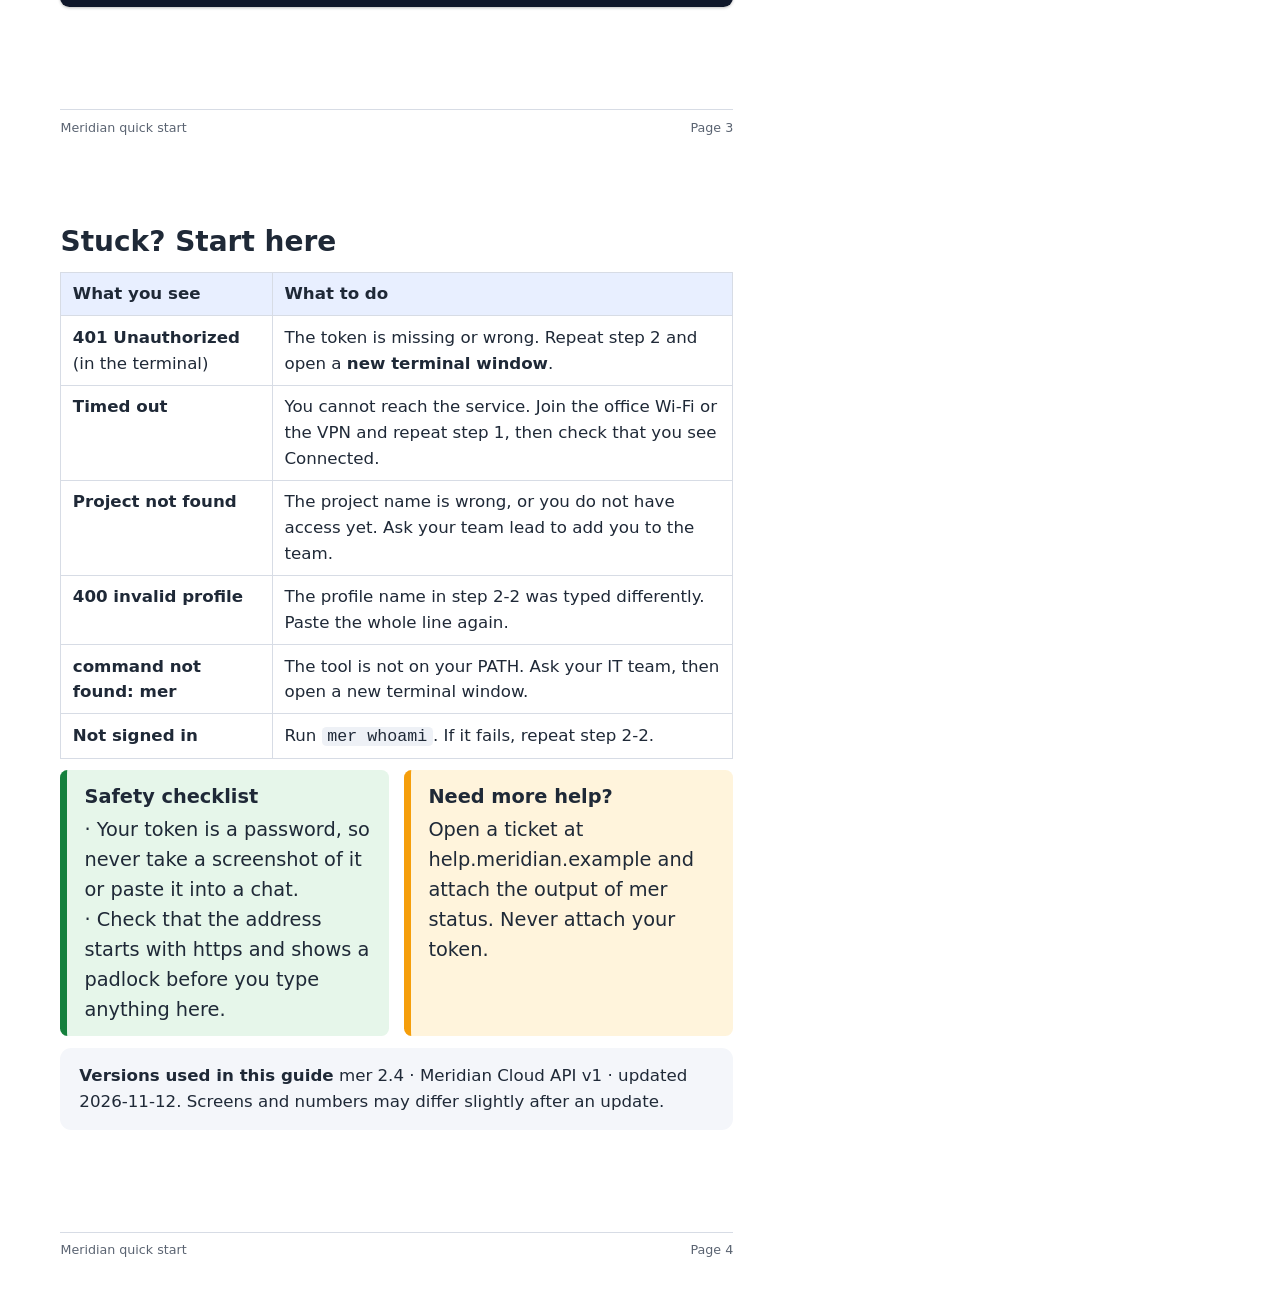
<file: docs/demo/print/without/index.html>
<!doctype html>
<html lang="en">
<head>
<meta charset="utf-8">
<title>Meridian quick start (without skill)</title>
<style>
  :root{
    --ink:#1f2937; --muted:#5b6472; --brand:#1d4ed8; --brand-soft:#e8efff;
    --accent:#f59e0b; --accent-soft:#fff4dc; --ok:#15803d; --ok-soft:#e6f6ea;
    --bad:#b91c1c; --bad-soft:#fdeaea; --term:#0f172a; --card:#f4f6fa; --line:#d7dce5;
  }
  @page{ size:A4; margin:0 }
  *{ box-sizing:border-box; -webkit-print-color-adjust:exact; print-color-adjust:exact }
  html,body{ margin:0; background:#fff; color:var(--ink) }
  body{ font-family:"Segoe UI",system-ui,-apple-system,Roboto,"Helvetica Neue",Arial,sans-serif; font-size:14.5pt; line-height:1.55 }
  .page{ width:210mm; height:297mm; padding:15mm 16mm 16mm; position:relative; page-break-after:always; overflow:hidden }
  .page:last-child{ page-break-after:auto }
  .foot{ position:absolute; left:16mm; right:16mm; bottom:8mm; font-size:9.5pt; color:var(--muted);
         display:flex; justify-content:space-between; border-top:1px solid var(--line); padding-top:2mm }
  h1{ font-size:30pt; line-height:1.25; margin:0 0 4mm }
  h2{ font-size:21pt; margin:0 0 3mm; line-height:1.3 }
  h3{ font-size:15pt; margin:5mm 0 2mm }
  p{ margin:0 0 3mm }
  .muted{ color:var(--muted) }
  .head{ display:flex; align-items:center; gap:5mm; margin-bottom:5mm }
  .badge{ flex:none; width:17mm; height:17mm; border-radius:50%; background:var(--brand); color:#fff;
          font-weight:700; font-size:24pt; display:flex; align-items:center; justify-content:center }
  .head h2{ margin:0 }
  .head .sub{ color:var(--muted); font-size:12pt }
  .card{ background:var(--card); border-radius:3mm; padding:4mm 5mm; margin:0 0 4mm }
  .tip{ background:var(--ok-soft); border-left:2mm solid var(--ok); border-radius:2mm; padding:3mm 4.5mm; margin:3mm 0 }
  .warn{ background:var(--accent-soft); border-left:2mm solid var(--accent); border-radius:2mm; padding:3mm 4.5mm; margin:3mm 0 }
  .bad{ background:var(--bad-soft); border-left:2mm solid var(--bad); border-radius:2mm; padding:3mm 4.5mm; margin:3mm 0 }
  .tip b,.warn b,.bad b{ display:block; margin-bottom:1mm }
  ol.steps{ margin:0 0 3mm; padding-left:9mm } ol.steps li{ margin:0 0 2mm }
  .key{ display:inline-block; min-width:9mm; text-align:center; padding:0 2.5mm; border:1.5px solid #8b94a3; border-bottom-width:3px;
        border-radius:2mm; background:#fff; font-weight:700; font-size:12.5pt }
  code,.mono{ font-family:Consolas,"Cascadia Mono",monospace }
  code{ background:#eef1f6; padding:0 1.5mm; border-radius:1.2mm; font-size:12.5pt }

  .cmdlabel{ font-size:11.5pt; color:var(--brand); font-weight:700; margin:2mm 0 1mm }
  .cmd{ background:#fffbea; border:1.5px solid var(--accent); border-left-width:2.5mm; border-radius:2mm; padding:3mm 4mm;
        font-family:Consolas,"Cascadia Mono",monospace; font-size:12pt; line-height:1.5; white-space:pre-wrap; overflow-wrap:anywhere; word-break:normal; color:#1f2937 }
  .term{ background:var(--term); border-radius:2.5mm; overflow:hidden; margin:2mm 0 3mm; box-shadow:0 1px 3px rgba(0,0,0,.25) }
  .term .bar{ background:#1e293b; color:#cbd5e1; font-size:9.5pt; padding:1.6mm 3mm; display:flex; gap:1.6mm; align-items:center }
  .term .bar i{ width:2.6mm; height:2.6mm; border-radius:50%; background:#475569; display:inline-block }
  .term .bar span{ margin-left:2mm }
  .term pre{ margin:0; padding:3.5mm 4mm; color:#e2e8f0; font-family:Consolas,"Cascadia Mono",monospace; font-size:11.5pt; line-height:1.5; white-space:pre-wrap; word-break:break-all }
  .term .p{ color:#7dd3fc } .term .c{ color:#fde68a } .term .g{ color:#86efac } .term .r{ color:#fca5a5 } .term .d{ color:#94a3b8 }
  .shot{ text-align:center; margin:2mm 0 3mm } .shot svg{ max-width:100%; height:auto }
  .cap{ font-size:10.5pt; color:var(--muted); text-align:center; margin-top:1mm }
  table{ border-collapse:collapse; width:100%; font-size:12.5pt }
  th,td{ border:1px solid var(--line); padding:2.2mm 3mm; text-align:left; vertical-align:top }
  th{ background:var(--brand-soft) }
  .two{ display:grid; grid-template-columns:1fr 1fr; gap:4mm }
  .ok{ color:var(--ok); font-weight:700 } .no{ color:var(--bad); font-weight:700 }
  .cover{ background:linear-gradient(180deg,#eef3ff 0%,#fff 60%) }
  .tag{ display:inline-block; background:var(--brand); color:#fff; border-radius:5mm; padding:.6mm 4mm; font-size:11.5pt; margin-right:2mm }
</style>
</head>
<body>

<section data-qa="page" class="page">
  <h2 data-qa="title">Before you start: prepare four things</h2>
  <div data-qa="callout" class="card" style="font-size:15pt"><p><b>Checklist</b></p><p>· <b>A computer with a terminal</b> (macOS, Linux or Windows)</p><p>· <b>Network access</b>: the office network, or the VPN</p><p>· <b>An access token</b>: it starts with mer_ followed by letters and digits</p><p>· <b>About 15 minutes</b></p></div>
  <div data-qa="callout" class="bad"><b>A token is a password</b>
    Never paste it into a chat, an email or a screenshot. This guide never asks you to print it.</div>
  <h3>Terms used in this guide (a quick reference)</h3>
  <table data-qa="table">
    <tr><th style="width:36mm">Term</th><th>Plain meaning</th></tr>
    <tr><td><b>Terminal</b></td><td>A window where you type commands to the computer.</td></tr>
    <tr><td><b>Command</b></td><td>A line you paste in, then run with <span class="key">Enter</span>.</td></tr>
    <tr><td><b>mer</b></td><td>The command-line tool for Meridian Cloud.</td></tr>
    <tr><td><b>Meridian Cloud</b></td><td>The hosting service that runs your projects.</td></tr>
    <tr><td><b>Token</b></td><td>Your personal key to Meridian Cloud. Treat it like a password.</td></tr>
    <tr><td><b>Project</b></td><td>A folder of files that you deploy together, as one unit.</td></tr>
  </table>
  <div data-qa="callout" class="tip mt-5"><b>How to paste</b>
    In the terminal press <span class="key">Ctrl</span> + <span class="key">V</span>, or right-click.<br>
    Pasting does <b style="display:inline">not</b> run the command: press <span class="key">Enter</span> when you are ready.</div>
  <div data-qa="foot" class="foot"><span>Meridian quick start</span><span>Page 1</span></div>
</section>

<section data-qa="page" class="page">
  <div data-qa="head" class="head"><div data-qa="badge" class="badge">1</div><div><h2 data-qa="title">Check your connection</h2><div class="sub">Like knocking on the door before you go in</div></div></div>
  <div data-qa="cmd-label" class="cmdlabel">Copy the line below, paste it into the terminal, press Enter</div>
  <div data-qa="cmd" class="cmd">mer status</div>
  <h3>You will see one of two results:</h3>
  <div data-qa="two" class="two">
    <div>
      <div class="ok">Connected: you are ready</div>
      <div data-qa="term" class="term"><div class="bar"><i></i><i></i><i></i><span>Terminal</span></div>
<pre data-qa="term-body"><span class="p">$</span> <span class="c">mer status</span>
<span class="g">Connected (42 ms)</span>
<span class="p">$</span> _</pre></div>
      <p style="font-size:12.5pt">“Connected” means the door answered. Carry on to step 2, and keep this window open.</p>
    </div>
    <div>
      <div class="no">Timed out, or an error message appears instead</div>
      <div data-qa="term" class="term"><div class="bar"><i></i><i></i><i></i><span>Terminal</span></div>
<pre data-qa="term-body"><span class="p">$</span> <span class="c">mer status</span>
<span class="r">Timed out after 10 s</span></pre></div>
      <p style="font-size:12.5pt">You are probably away from the office network. Join the Wi-Fi or the VPN, then run the command again.</p>
    </div>
  </div>
  <div data-qa="callout" class="warn mt-6"><b>Why does it say “Connected” and not “Signed in”?</b>
    This check does not send your token, so Meridian Cloud only confirms that it can be reached. Signing in comes next, in step 2.</div>
  <div data-qa="foot" class="foot"><span>Meridian quick start</span><span>Page 2</span></div>
</section>

<section data-qa="page" class="page">
  <div data-qa="head" class="head"><div data-qa="badge" class="badge">2</div><div><h2 data-qa="title">Sign in</h2><div class="sub">Do this once, and never again</div></div></div>
  <h3>2-1  Find your token file</h3>
  <p style="font-size:13pt">If your team set up Meridian for you, the token is already saved in a small file in your home folder. We read it from there, so you never have to see it or copy it by hand.</p>
  <div data-qa="cmd-label" class="cmdlabel">Paste, then press Enter</div>
  <div data-qa="cmd" class="cmd">ls ~/.mer/credentials</div>
  <div data-qa="two" class="two">
    <div>
      <div class="ok">A file name appears: go to 2-2</div>
      <div data-qa="term" class="term"><div class="bar"><i></i><i></i><i></i><span>Terminal</span></div>
<pre data-qa="term-body"><span class="p">$</span> <span class="c">ls ~/.mer/credentials</span>
/home/you/.mer/credentials</pre></div>
    </div>
    <div>
      <div class="no">No such file: ask for a token</div>
      <div data-qa="term" class="term"><div class="bar"><i></i><i></i><i></i><span>Terminal</span></div>
<pre data-qa="term-body"><span class="p">$</span> <span class="c">ls ~/.mer/credentials</span>
<span class="r">ls: no such file or directory</span></pre></div>
      <p class="muted" style="font-size:11.5pt">Ask your team lead for a Meridian token.</p>
    </div>
  </div>
  <h3>2-2  Sign in with it</h3>
  <div data-qa="cmd-label" class="cmdlabel">This is one long line; it wraps on screen, which is fine</div>
  <div data-qa="cmd" class="cmd">mer login --token-file ~/.mer/credentials --profile default --no-browser --save-profile</div>
  <p style="font-size:12.5pt">You should see “Signed in”. The command reads the token by itself, so you never need to look at it.</p>
  <h3>2-3  Check who you are</h3>
  <div data-qa="cmd" class="cmd">mer whoami</div>
  <div data-qa="term" class="term"><div class="bar"><i></i><i></i><i></i><span>Terminal</span></div>
<pre data-qa="term-body"><span class="p">$</span> <span class="c">mer whoami</span>
<span class="g">Signed in as ada@example.com (team: platform)</span></pre></div>
  <div data-qa="foot" class="foot"><span>Meridian quick start</span><span>Page 3</span></div>
</section>

<section data-qa="page" class="page">
  <h2 data-qa="title">Stuck? Start here</h2>
  <table data-qa="table">
    <tr><th style="width:56mm">What you see</th><th>What to do</th></tr>
    <tr><td><b>401 Unauthorized</b><br>(in the terminal)</td><td>The token is missing or wrong. Repeat step 2 and open a <b>new terminal window</b>.</td></tr>
    <tr><td><b>Timed out</b></td><td>You cannot reach the service. Join the office Wi-Fi or the VPN and repeat step 1, then check that you see Connected.</td></tr>
    <tr><td><b>Project not found</b></td><td>The project name is wrong, or you do not have access yet. Ask your team lead to add you to the team.</td></tr>
    <tr><td><b>400 invalid profile</b></td><td>The profile name in step 2-2 was typed differently. Paste the whole line again.</td></tr>
    <tr><td><b>command not found: mer</b></td><td>The tool is not on your PATH. Ask your IT team, then open a new terminal window.</td></tr>
    <tr><td><b>Not signed in</b></td><td>Run <code>mer whoami</code>. If it fails, repeat step 2-2.</td></tr>
  </table>
  <div data-qa="two" class="two">
    <div data-qa="callout" class="tip"><b>Safety checklist</b>
      · Your token is a password, so never take a screenshot of it or paste it into a chat.<br>· Check that the address starts with https and shows a padlock before you type anything here.</div>
    <div data-qa="callout" class="warn"><b>Need more help?</b>
      Open a ticket at help.meridian.example and attach the output of mer status. Never attach your token.</div>
  </div>
  <div data-qa="callout" class="card" style="font-size:12.5pt"><b>Versions used in this guide</b>  mer 2.4 · Meridian Cloud API v1 · updated 2026-11-12. Screens and numbers may differ slightly after an update.</div>
  <div data-qa="foot" class="foot"><span>Meridian quick start</span><span>Page 4</span></div>
</section>

</body>
</html>
</file>
<file: docs/tokens.css>
/* Layout and type tokens. The only file allowed to hold raw px for spacing, sizes, offsets and type.
   Load this first. Every component sheet uses var(--...) from here.
   Rules: spacing is a 4px step. Line heights are px on the same 4px grid, paired with a font size.
   A value off this scale needs a same-line "px-ok: <reason>" comment.
   Breakpoints cannot be CSS variables inside @media; keep them in one place (see --bp-* below) and
   list the same widths in the guard config's "viewports". */
:root {
  /* spacing: 4px scale */
  --space-0: 0;
  --space-1: 4px;
  --space-2: 8px;
  --space-3: 12px;
  --space-4: 16px;
  --space-5: 20px;
  --space-6: 24px;
  --space-8: 32px;
  --space-10: 40px;
  --space-12: 48px;
  --space-16: 64px;
  --space-24: 96px;
  --hairline: 2px; /* px-ok: seams only (grid hairlines, segmented tracks) */

  /* type scale: each size has one line height on the 4px grid. Use them as pairs. */
  --fs-xs: 12px;  --lh-xs: 16px;   /* captions, help text, badges */
  --fs-sm: 14px;  --lh-sm: 20px;   /* body, controls, table cells */
  --fs-md: 16px;  --lh-md: 24px;   /* lead text */
  --fs-lg: 20px;  --lh-lg: 28px;   /* section titles */
  --fs-xl: 24px;  --lh-xl: 32px;   /* dialog titles */
  --fs-2xl: 32px; --lh-2xl: 40px;  /* page titles, big numbers */
  --numeric: tabular-nums;         /* font-variant-numeric for every number column or counter */

  /* control heights: every button, input, select, chip in a row uses one of these */
  --control-sm: 32px;
  --control-md: 40px;
  --control-lg: 48px;
  --hit-min: 44px; /* coarse-pointer hit target; draw the visual box at a control height */

  /* icons sit in a fixed square slot, centred */
  --icon-sm: 16px;
  --icon-md: 20px;
  --icon-lg: 24px;

  /* columns */
  --content-col: 960px;
  --sidebar-w: 240px;
  --page-pad: var(--space-6);
  --gutter: var(--space-6);

  /* overlays */
  --popover-offset: var(--space-2); /* gap between a trigger and its menu/popover, every direction */
  --dialog-pad: var(--space-6);
  --dialog-w: 480px;

  /* corners */
  --radius-sm: 4px;
  --radius-md: 6px;
  --radius-lg: 12px;

  /* breakpoints (documentation only; copy the numbers into @media and into the guard viewports) */
  --bp-tablet: 768px;
  --bp-desktop: 1280px;
}

/* Helpers that apply the tokens. Copy what you need into the project's base sheet. */
html { font-size: var(--fs-sm); line-height: var(--lh-sm); }
input, button, select, textarea { font-family: inherit; font-size: var(--fs-sm); line-height: var(--lh-sm); }
.content-col { width: min(var(--content-col), 100%); margin-inline: auto; }
.icon { flex: none; display: block; width: var(--icon-md); height: var(--icon-md); }
.num { font-variant-numeric: var(--numeric); text-align: end; }
</file>
<file: docs/site.css>
/* Site styles. Spacing, type and sizes come from tokens.css; colours are gray plus one accent. */
:root {
  --white: #ffffff;
  --gray-50: #f6f8fa;
  --gray-200: #d0d7de;
  --gray-500: #8c959f;
  --gray-600: #57606a;
  --gray-900: #24292f;
  --accent: #7c6fb0;
  --accent-ink: #5f5394;
  --accent-tint: #efeef6;
  --wrap: 1200px;
  --frame-h: 480px;
  --border: 1px solid var(--gray-200);
}

* { box-sizing: border-box; }
[hidden] { display: none !important; }
body {
  margin: 0;
  background: var(--white);
  color: var(--gray-900);
  font-family: system-ui, -apple-system, "Segoe UI", Roboto, "Helvetica Neue", Arial, sans-serif;
  font-size: var(--fs-sm);
  line-height: var(--lh-sm);
}
.wrap { width: min(var(--wrap), calc(100% - 2 * var(--page-pad))); margin-inline: auto; }

/* hero */
.hero { padding-block: var(--space-12) var(--space-8); }
.hero-title { margin: 0; font-size: var(--fs-2xl); line-height: var(--lh-2xl); font-weight: 700; }
.tagline { margin: var(--space-2) 0 0; font-size: var(--fs-md); line-height: var(--lh-md); color: var(--gray-600); }
.hero-actions { display: flex; flex-wrap: wrap; align-items: center; gap: var(--space-3); margin-top: var(--space-6); }
.install {
  display: inline-flex; align-items: center; height: var(--control-md); max-width: 100%; overflow-x: auto;
  padding: 0 var(--space-3); border: var(--border); border-radius: var(--radius-md); background: var(--gray-50);
  font-family: ui-monospace, SFMono-Regular, Menlo, Consolas, monospace; font-size: var(--fs-xs); line-height: var(--lh-xs); white-space: nowrap;
}

/* buttons */
.btn {
  display: inline-flex; align-items: center; justify-content: center; height: var(--control-md);
  padding: 0 var(--space-4); border: var(--border); border-radius: var(--radius-md);
  background: var(--white); color: var(--gray-900); font: inherit; font-weight: 600; text-decoration: none; cursor: pointer; white-space: nowrap;
}
.btn:hover { background: var(--gray-50); }
.btn:focus-visible { outline: 2px solid var(--accent); outline-offset: var(--space-0); }
.btn[aria-pressed="true"] { background: var(--accent-tint); border-color: var(--accent); color: var(--accent-ink); }

/* sections */
.section { padding-block: var(--space-8); border-top: var(--border); }
.section-title { margin: 0; font-size: var(--fs-lg); line-height: var(--lh-lg); }
.lead { margin: var(--space-2) 0 0; max-width: var(--content-col); color: var(--gray-600); }
.toolbar { display: flex; flex-wrap: wrap; align-items: center; gap: var(--space-3); margin-top: var(--space-6); }
.seg { display: inline-flex; }
.seg .btn:first-child { border-top-right-radius: 0; border-bottom-right-radius: 0; }
.seg .btn:last-child { border-left: 0; border-top-left-radius: 0; border-bottom-left-radius: 0; }
.spots { display: flex; flex-wrap: wrap; gap: var(--space-2); margin-top: var(--space-4); }
.caption { margin: var(--space-4) 0 0; min-height: var(--space-10); max-width: var(--content-col); }
.key { margin: var(--space-3) 0 0; color: var(--gray-600); font-size: var(--fs-xs); line-height: var(--lh-xs); }

/* frames */
.frames { display: grid; grid-template-columns: 1fr 1fr; gap: var(--space-4); margin-top: var(--space-4); }
.frame { margin: 0; min-width: 0; border: var(--border); border-radius: var(--radius-md); overflow: hidden; }
.strip { display: flex; flex-direction: column; gap: var(--space-1); padding: var(--space-2) var(--space-3); background: var(--gray-50); border-bottom: var(--border); }
.strip-title { font-weight: 600; }
.tags { display: flex; flex-wrap: wrap; gap: var(--space-2); min-height: var(--space-6); }
.tag { display: inline-flex; align-items: center; height: var(--space-6); padding: 0 var(--space-2); border-radius: var(--radius-sm); font-size: var(--fs-xs); line-height: var(--lh-xs); font-weight: 600; white-space: nowrap; }
.tag-ref { color: var(--gray-900); background: var(--white); outline: 1px dashed var(--gray-500); outline-offset: -1px; } /* px-ok: outline drawn inside the box */
.tag-off { color: var(--accent-ink); background: var(--accent-tint); }
.tag-ok { color: var(--accent-ink); background: var(--white); outline: 1px solid var(--accent); outline-offset: -1px; } /* px-ok: outline drawn inside the box */
.viewport { position: relative; height: var(--frame-h); overflow: hidden; background: var(--white); }
.viewport iframe { display: block; border: 0; transform-origin: 0 0; }

/* benchmark */
.bench { width: 100%; margin-top: var(--space-4); border-collapse: collapse; }
.bench th, .bench td { padding: var(--space-2) var(--space-3); border-bottom: var(--border); text-align: start; vertical-align: top; }
.bench th { font-weight: 600; color: var(--gray-600); }
.bench .num { text-align: end; font-variant-numeric: var(--numeric); width: var(--space-16); }

/* footer */
.footer { padding-block: var(--space-6) var(--space-12); border-top: var(--border); }
.footnote { margin: 0; color: var(--gray-600); font-size: var(--fs-xs); line-height: var(--lh-xs); }
code { font-family: ui-monospace, SFMono-Regular, Menlo, Consolas, monospace; }
</file>
<file: docs/demo/with/tokens.css>
/* Layout and type tokens. The only file allowed to hold raw px for spacing, sizes, offsets and type.
   Load this first. Every component sheet uses var(--...) from here.
   Rules: spacing is a 4px step. Line heights are px on the same 4px grid, paired with a font size.
   A value off this scale needs a same-line "px-ok: <reason>" comment.
   Breakpoints cannot be CSS variables inside @media; keep them in one place (see --bp-* below) and
   list the same widths in the guard config's "viewports". */
:root {
  /* spacing: 4px scale */
  --space-0: 0;
  --space-1: 4px;
  --space-2: 8px;
  --space-3: 12px;
  --space-4: 16px;
  --space-5: 20px;
  --space-6: 24px;
  --space-8: 32px;
  --space-10: 40px;
  --space-12: 48px;
  --space-16: 64px;
  --space-24: 96px;
  --hairline: 2px; /* px-ok: seams only (grid hairlines, segmented tracks) */

  /* type scale: each size has one line height on the 4px grid. Use them as pairs. */
  --fs-xs: 12px;  --lh-xs: 16px;   /* captions, help text, badges */
  --fs-sm: 14px;  --lh-sm: 20px;   /* body, controls, table cells */
  --fs-md: 16px;  --lh-md: 24px;   /* lead text */
  --fs-lg: 20px;  --lh-lg: 28px;   /* section titles */
  --fs-xl: 24px;  --lh-xl: 32px;   /* dialog titles */
  --fs-2xl: 32px; --lh-2xl: 40px;  /* page titles, big numbers */
  --numeric: tabular-nums;         /* font-variant-numeric for every number column or counter */

  /* control heights: every button, input, select, chip in a row uses one of these */
  --control-sm: 32px;
  --control-md: 40px;
  --control-lg: 48px;
  --hit-min: 44px; /* coarse-pointer hit target; draw the visual box at a control height */

  /* icons sit in a fixed square slot, centred */
  --icon-sm: 16px;
  --icon-md: 20px;
  --icon-lg: 24px;

  /* columns */
  --content-col: 960px;
  --sidebar-w: 240px;
  --page-pad: var(--space-6);
  --gutter: var(--space-6);

  /* overlays */
  --popover-offset: var(--space-2); /* gap between a trigger and its menu/popover, every direction */
  --dialog-pad: var(--space-6);
  --dialog-w: 480px;

  /* corners */
  --radius-sm: 4px;
  --radius-md: 6px;
  --radius-lg: 12px;

  /* breakpoints (documentation only; copy the numbers into @media and into the guard viewports) */
  --bp-tablet: 768px;
  --bp-desktop: 1280px;
}

/* Helpers that apply the tokens. Copy what you need into the project's base sheet. */
html { font-size: var(--fs-sm); line-height: var(--lh-sm); }
input, button, select, textarea { font-family: inherit; font-size: var(--fs-sm); line-height: var(--lh-sm); }
.content-col { width: min(var(--content-col), 100%); margin-inline: auto; }
.icon { flex: none; display: block; width: var(--icon-md); height: var(--icon-md); }
.num { font-variant-numeric: var(--numeric); text-align: end; }
</file>
<file: docs/demo/with/styles.css>
/* Usage & billing. Spacing, type, and control sizes come from tokens.css. */

:root {
  --bg: #f2f5f7;
  --surface: #ffffff;
  --ink: #1a2733;
  --ink-soft: #314355;
  --muted: #4d5f70;
  --line: #d5dee6;
  --line-strong: #b7c5d1;
  --brand: #0f3d5e;
  --brand-press: #0c334f;
  --brand-soft: #e6eef5;
  --danger: #9d1c30;
  --danger-bg: #fdf2f4;
  --head: #f6f8fa;
  --shadow: 0 12px 32px rgba(16, 32, 48, 0.16);
}

*,
*::before,
*::after { box-sizing: border-box; }

html { color-scheme: light; }

body {
  margin: 0;
  background: var(--bg);
  color: var(--ink);
  font-family: Inter, "Noto Sans", "Liberation Sans", sans-serif;
  font-size: var(--fs-sm);
  line-height: var(--lh-sm);
}

h1,
h2,
p { margin: 0; }

button,
input,
select { font-family: inherit; }

:focus-visible {
  outline: 2px solid var(--brand);
  outline-offset: 2px;
}

::placeholder {
  color: var(--muted);
  opacity: 1;
}

.topbar {
  display: flex;
  align-items: center;
  justify-content: space-between;
  gap: var(--space-4);
  height: var(--space-16);
  padding: 0 var(--page-pad);
  background: var(--surface);
  border-bottom: 1px solid var(--line);
}

.brand {
  font-size: var(--fs-md);
  line-height: var(--lh-md);
  font-weight: 650;
  color: var(--brand);
}

.workspace {
  font-size: var(--fs-sm);
  line-height: var(--lh-sm);
  color: var(--muted);
}

.shell {
  display: flex;
  flex-direction: column;
  align-items: stretch;
  min-height: calc(100vh - var(--space-16));
}

.sidebar {
  display: flex;
  flex-direction: row;
  flex-wrap: wrap;
  gap: var(--space-1);
  padding: var(--space-2) var(--space-3);
  background: var(--surface);
  border-bottom: 1px solid var(--line);
}

.nav-item {
  display: flex;
  align-items: center;
  gap: var(--space-2);
  height: var(--control-lg);
  padding: 0 var(--space-3);
  border-radius: var(--radius-sm);
  color: var(--ink-soft);
  font-size: var(--fs-sm);
  line-height: var(--lh-sm);
  font-weight: 600;
  text-decoration: none;
  white-space: nowrap;
}

.nav-item:hover { background: var(--bg); }

.nav-item[aria-current="page"] {
  background: var(--brand-soft);
  color: var(--brand);
}

.nav-item[aria-current="page"]:hover { background: var(--brand-soft); }

[data-qa="nav-icon"] {
  display: block;
  flex: none;
  width: var(--icon-md);
  height: var(--icon-md);
  fill: none;
  stroke: currentColor;
  stroke-width: 1.5;
  stroke-linecap: round;
  stroke-linejoin: round;
}

main {
  display: flex;
  flex: 1;
  flex-direction: column;
  gap: var(--space-6);
  min-width: 0;
  padding: var(--page-pad);
}

.title-row {
  display: flex;
  flex-wrap: wrap;
  align-items: baseline;
  gap: var(--space-3);
}

[data-qa="page-title"] {
  font-size: var(--fs-2xl);
  line-height: var(--lh-2xl);
  font-weight: 600;
}

[data-qa="title-count"] {
  padding: var(--space-1) var(--space-2);
  border-radius: 999px;
  background: var(--brand-soft);
  color: var(--brand);
  font-size: var(--fs-xs);
  line-height: var(--lh-xs);
  font-weight: 600;
}

[data-qa="page-lead"] {
  max-width: 68ch;
  margin-top: var(--space-3);
  color: var(--ink-soft);
  font-size: var(--fs-md);
  line-height: var(--lh-md);
}

.stats {
  display: grid;
  grid-template-columns: repeat(3, minmax(0, 1fr));
  gap: var(--space-4);
  align-items: stretch;
}

.stat {
  display: flex;
  flex-direction: column;
  min-width: 0;
  height: 100%;
  padding: var(--space-4);
  background: var(--surface);
  border: 1px solid var(--line);
  border-radius: var(--radius-lg);
}

.stat-label {
  color: var(--muted);
  font-size: var(--fs-sm);
  line-height: var(--lh-sm);
  overflow-wrap: break-word;
}

.stat-figure {
  display: flex;
  align-items: baseline;
  gap: var(--space-2);
  margin-top: auto;
  padding-top: var(--space-4);
  white-space: nowrap;
}

.stat-value {
  font-size: var(--fs-2xl);
  line-height: var(--lh-2xl);
  font-weight: 600;
  font-variant-numeric: tabular-nums;
}

.stat-unit {
  color: var(--muted);
  font-size: var(--fs-sm);
  line-height: var(--lh-sm);
  font-weight: 600;
}

.toolbar {
  display: flex;
  align-items: flex-start;
  gap: var(--space-3);
}

.search {
  flex: 1 1 auto;
  min-width: 0;
  height: var(--control-md);
  margin: 0;
  padding: 0 var(--space-3) 0 var(--space-10);
  appearance: none;
  border: 1px solid var(--line-strong);
  border-radius: var(--radius-sm);
  background-color: var(--surface);
  background-image: url("data:image/svg+xml,%3Csvg xmlns='http://www.w3.org/2000/svg' width='16' height='16' viewBox='0 0 16 16' fill='none' stroke='%234d5f70' stroke-width='1.5' stroke-linecap='round'%3E%3Ccircle cx='7' cy='7' r='4.25'/%3E%3Cpath d='M10.2 10.2 13 13'/%3E%3C/svg%3E");
  background-repeat: no-repeat;
  background-position: left var(--space-3) center;
  background-size: var(--icon-sm) var(--icon-sm);
  color: var(--ink);
  font-size: var(--fs-sm);
  line-height: var(--lh-sm);
}

.search::-webkit-search-decoration,
.search::-webkit-search-cancel-button { appearance: none; }

.filter {
  position: relative;
  flex: none;
  height: var(--control-md);
}

.btn {
  display: inline-flex;
  align-items: center;
  justify-content: center;
  gap: var(--space-2);
  height: var(--control-md);
  margin: 0;
  padding: 0 var(--space-4);
  border: 1px solid transparent;
  border-radius: var(--radius-sm);
  background: transparent;
  color: var(--ink);
  font-size: var(--fs-sm);
  line-height: var(--lh-sm);
  font-weight: 600;
  white-space: nowrap;
  cursor: pointer;
}

.filter .btn { height: 100%; }

.btn svg {
  display: block;
  flex: none;
  width: var(--icon-sm);
  height: var(--icon-sm);
  fill: none;
  stroke: currentColor;
  stroke-width: 1.5;
  stroke-linecap: round;
  stroke-linejoin: round;
}

.btn-primary {
  background: var(--brand);
  border-color: var(--brand);
  color: #fff;
}

.btn-primary:hover {
  background: var(--brand-press);
  border-color: var(--brand-press);
}

.btn-secondary {
  background: var(--surface);
  border-color: var(--line-strong);
}

.btn-secondary:hover { background: var(--bg); }

.popover {
  position: absolute;
  z-index: 5;
  left: 0;
  top: calc(100% + var(--popover-offset));
  min-width: 100%;
  margin: 0;
  padding: var(--space-1);
  background: var(--surface);
  border: 1px solid var(--line);
  border-radius: var(--radius-lg);
  box-shadow: var(--shadow);
}

.popover[hidden] { display: none; }

.popover-item {
  display: flex;
  align-items: center;
  width: 100%;
  height: var(--control-sm);
  margin: 0;
  padding: 0 var(--space-3);
  border: 0;
  border-radius: var(--radius-sm);
  background: transparent;
  color: var(--ink);
  font-size: var(--fs-sm);
  line-height: var(--lh-sm);
  font-weight: 600;
  text-align: left;
  cursor: pointer;
}

.popover-item:hover { background: var(--bg); }

.popover-item[aria-current="true"] {
  background: var(--brand-soft);
  color: var(--brand);
}

.table-section {
  min-width: 0;
  background: var(--surface);
  border: 1px solid var(--line);
  border-radius: var(--radius-lg);
  overflow: hidden;
}

.table-head {
  display: flex;
  align-items: baseline;
  justify-content: space-between;
  gap: var(--space-3);
  padding: var(--space-4) 0 var(--space-3);
  border-bottom: 1px solid var(--line);
}

[data-qa="table-title"] {
  padding-left: var(--space-3);
  font-size: var(--fs-lg);
  line-height: var(--lh-lg);
  font-weight: 600;
}

.table-link {
  padding-right: var(--space-3);
  color: var(--brand);
  font-size: var(--fs-sm);
  line-height: var(--lh-sm);
  font-weight: 600;
  text-decoration: none;
}

.table-link:hover { text-decoration: underline; }

table {
  width: 100%;
  border-collapse: collapse;
  table-layout: fixed;
}

.col-seats { width: 14%; }
.col-usage { width: 20%; }
.col-amount { width: 20%; }

th,
td {
  padding: var(--space-3);
  vertical-align: top;
  font-size: var(--fs-sm);
  line-height: var(--lh-sm);
  text-align: left;
}

th {
  background: var(--head);
  color: var(--muted);
  font-weight: 600;
}

td[data-qa="td-team"] { overflow-wrap: break-word; }

tbody td { border-top: 1px solid var(--line); }

tbody tr:hover td { background: var(--head); }

.num {
  font-variant-numeric: tabular-nums;
  text-align: end;
  white-space: nowrap;
}

.form {
  display: flex;
  flex-direction: column;
  align-items: stretch;
  gap: var(--space-4);
  min-width: 0;
  margin: 0;
  padding: var(--space-6);
  background: var(--surface);
  border: 1px solid var(--line);
  border-radius: var(--radius-lg);
}

[data-qa="form-title"] {
  font-size: var(--fs-lg);
  line-height: var(--lh-lg);
  font-weight: 600;
}

.field-group {
  display: flex;
  flex-direction: column;
  align-items: stretch;
  gap: var(--space-1);
  min-width: 0;
}

.field-group label,
.dialog-field label,
.check-row label {
  font-size: var(--fs-sm);
  line-height: var(--lh-sm);
  font-weight: 600;
}

.check-row label { font-weight: 400; }

.control {
  display: block;
  width: 100%;
  height: var(--control-md);
  margin: 0;
  padding: 0 var(--space-3);
  appearance: none;
  border: 1px solid var(--line-strong);
  border-radius: var(--radius-sm);
  background: var(--surface);
  color: var(--ink);
  font-size: var(--fs-sm);
  line-height: var(--lh-sm);
}

.control[aria-invalid="true"] {
  border-color: var(--danger);
  background: var(--danger-bg);
}

select.control {
  padding-right: var(--space-8);
  background-image: url("data:image/svg+xml,%3Csvg xmlns='http://www.w3.org/2000/svg' width='16' height='16' viewBox='0 0 16 16' fill='none' stroke='%234d5f70' stroke-width='1.5' stroke-linecap='round' stroke-linejoin='round'%3E%3Cpath d='M4 6.2 8 10.2 12 6.2'/%3E%3C/svg%3E");
  background-repeat: no-repeat;
  background-position: right var(--space-3) center;
  background-size: var(--icon-sm) var(--icon-sm);
}

.error,
.help {
  font-size: var(--fs-xs);
  line-height: var(--lh-xs);
  overflow-wrap: break-word;
}

.error { color: var(--danger); }

.help { color: var(--muted); }

.check-row {
  display: flex;
  align-items: center;
  gap: var(--space-2);
}

.check-row input {
  flex: none;
  width: 16px;
  height: 16px;
  margin: 0;
  appearance: none;
  border: 1px solid var(--line-strong);
  border-radius: var(--radius-sm);
  background-color: var(--surface);
  background-repeat: no-repeat;
  background-position: center;
  background-size: 12px 12px;
}

.check-row input:checked {
  border-color: var(--brand);
  background-color: var(--brand);
  background-image: url("data:image/svg+xml,%3Csvg xmlns='http://www.w3.org/2000/svg' width='12' height='12' viewBox='0 0 12 12' fill='none' stroke='white' stroke-width='1.8' stroke-linecap='round' stroke-linejoin='round'%3E%3Cpath d='M2.2 6.2 4.8 8.8 9.8 3.4'/%3E%3C/svg%3E");
}

.form-actions,
.dialog-actions {
  display: flex;
  flex-direction: row;
  align-items: center;
  gap: var(--space-2);
}

.form-actions { justify-content: flex-start; }

.dialog-actions { justify-content: flex-end; }

.dialog {
  width: var(--dialog-w);
  max-width: calc(100vw - var(--space-12));
  margin: auto;
  padding: var(--dialog-pad);
  background: var(--surface);
  color: var(--ink);
  border: 1px solid var(--line);
  border-radius: var(--radius-lg);
  box-shadow: var(--shadow);
}

.dialog[open] {
  display: flex;
  flex-direction: column;
  align-items: stretch;
  gap: var(--space-4);
}

.dialog::backdrop { background: rgba(16, 32, 48, 0.46); }

[data-qa="dialog-title"] {
  font-size: var(--fs-xl);
  line-height: var(--lh-xl);
  font-weight: 600;
}

[data-qa="dialog-body"] {
  color: var(--ink-soft);
  font-size: var(--fs-sm);
  line-height: var(--lh-sm);
}

.dialog-field {
  display: flex;
  flex-direction: column;
  align-items: stretch;
  gap: var(--space-1);
}

/* Laptop: sidebar column. Tablet portrait (768) keeps the nav on top. */
@media (min-width: 1280px) {
  .topbar { padding: 0; }

  .brand-slot {
    display: flex;
    flex: none;
    align-items: center;
    box-sizing: border-box;
    width: var(--sidebar-w);
    height: 100%;
    padding-left: var(--space-4);
  }

  .workspace-slot {
    display: flex;
    flex: 1;
    align-items: center;
    justify-content: flex-end;
    height: 100%;
    padding-right: var(--page-pad);
  }

  .shell { flex-direction: row; }

  .sidebar {
    flex: none;
    flex-direction: column;
    flex-wrap: nowrap;
    width: var(--sidebar-w);
    padding: var(--page-pad) var(--space-2) var(--page-pad) 0;
    border-right: 1px solid var(--line);
    border-bottom: 0;
  }

  .nav-item {
    width: 100%;
    padding: 0 var(--space-4);
  }
}
</file>
<file: docs/demo/without/styles.css>
:root {
  --ink: #142033;
  --muted: #526275;
  --line: #e3e8ee;
  --line-strong: #d5dce4;
  --canvas: #f3f5f8;
  --card: #ffffff;
  --spruce: #0f6e56;
  --spruce-dark: #0c5b48;
  --spruce-tint: #e7f4ef;
  --spruce-ink: #0c5c48;
  --danger: #b42318;
  --danger-line: #f0b4ae;
  --danger-bg: #fff6f5;
  --topbar: #12263a;
  --shadow: 0 1px 2px rgba(18, 32, 51, 0.04);
  --sidebar: 240px;
  --topbar-h: 60px;
  --control-h: 40px;
  --radius: 12px;
  color-scheme: light;
}

*,
*::before,
*::after {
  box-sizing: border-box;
}

html {
  height: 100%;
}

body {
  margin: 0;
  min-height: 100%;
  display: flex;
  flex-direction: column;
  font-family: system-ui, -apple-system, "Segoe UI", Roboto, "Helvetica Neue", Arial, sans-serif;
  font-size: 14px;
  line-height: 1.5;
  color: var(--ink);
  background: var(--canvas);
  -webkit-font-smoothing: antialiased;
  text-rendering: optimizeLegibility;
}

p,
h1,
h2 {
  margin: 0;
}

button,
input,
select {
  font: inherit;
  color: inherit;
  letter-spacing: inherit;
}

button {
  cursor: pointer;
}

:focus {
  outline: none;
}

:focus-visible {
  outline: 2px solid var(--spruce);
  outline-offset: 2px;
}

.topbar {
  position: sticky;
  top: 0;
  z-index: 40;
  height: var(--topbar-h);
  display: flex;
  align-items: center;
  justify-content: space-between;
  gap: 16px;
  padding: 0 32px 0 20px;
  background: var(--topbar);
  color: #fff;
  border-bottom: 3px solid var(--spruce);
}

.brand {
  display: flex;
  align-items: center;
  gap: 10px;
  min-width: 0;
}

.brand-mark {
  display: block;
  flex-shrink: 0;
}

.brand-name {
  font-size: 16px;
  font-weight: 700;
  letter-spacing: -0.02em;
  white-space: nowrap;
}

.workspace {
  margin: 0;
  font-size: 13px;
  font-weight: 500;
  color: rgba(255, 255, 255, 0.78);
  white-space: nowrap;
}

.app {
  flex: 1;
  display: flex;
  align-items: stretch;
  min-height: 0;
}

.sidebar-col {
  width: var(--sidebar);
  flex-shrink: 0;
  background: var(--card);
  border-right: 1px solid var(--line);
}

.sidebar {
  position: sticky;
  top: var(--topbar-h);
  z-index: 30;
  padding: 12px;
  background: var(--card);
}

.nav-list {
  list-style: none;
  margin: 0;
  padding: 0;
  display: flex;
  flex-direction: column;
  gap: 2px;
}

.nav-item {
  display: flex;
  align-items: center;
  gap: 10px;
  width: 100%;
  min-height: 40px;
  padding: 8px 10px 8px 8px;
  border-radius: 8px;
  color: var(--ink);
  text-decoration: none;
  font-weight: 500;
  line-height: 1.2;
  white-space: nowrap;
}

.nav-item svg {
  flex-shrink: 0;
  fill: none;
  stroke: currentColor;
  stroke-width: 1.75;
  stroke-linecap: round;
  stroke-linejoin: round;
}

.nav-item:hover {
  background: #f3f5f8;
}

.nav-item[aria-current="page"] {
  background: var(--spruce-tint);
  color: var(--spruce-ink);
  font-weight: 700;
  box-shadow: inset 3px 0 0 var(--spruce);
}

.nav-item[aria-current="page"]:hover {
  background: #dcedE4;
}

.main {
  flex: 1;
  min-width: 0;
  display: flex;
  flex-direction: column;
  gap: 24px;
  padding: 28px 32px 56px;
}

.title-row {
  display: flex;
  align-items: center;
  flex-wrap: wrap;
  gap: 10px;
}

.page-header h1 {
  font-size: 28px;
  line-height: 1.15;
  letter-spacing: -0.03em;
  font-weight: 700;
}

.title-count,
[data-qa="title-count"] {
  margin: 0;
  padding: 3px 8px;
  border-radius: 999px;
  background: var(--spruce-tint);
  color: var(--spruce-ink);
  font-size: 12px;
  font-weight: 700;
  line-height: 1.4;
  letter-spacing: 0;
}

.page-lead {
  max-width: 72ch;
  margin-top: 8px;
  color: var(--muted);
  font-size: 14px;
  line-height: 1.55;
  text-wrap: pretty;
}

.stats {
  display: grid;
  grid-template-columns: repeat(3, minmax(0, 1fr));
  gap: 16px;
  align-items: stretch;
}

.stat {
  display: flex;
  flex-direction: column;
  min-width: 0;
  padding: 16px 20px 18px;
  background: var(--card);
  border: 1px solid var(--line);
  border-radius: var(--radius);
  box-shadow: var(--shadow);
}

.stat-label {
  margin: 0;
  font-size: 13px;
  font-weight: 600;
  line-height: 1.4;
  color: var(--muted);
  letter-spacing: 0;
  text-wrap: pretty;
}

.stat-figure {
  display: flex;
  align-items: baseline;
  gap: 6px;
  margin: auto 0 0;
  padding-top: 18px;
  white-space: nowrap;
}

.stat-value {
  font-size: 32px;
  font-weight: 700;
  letter-spacing: -0.03em;
  line-height: 1;
  font-variant-numeric: tabular-nums;
  color: var(--ink);
}

.stat-unit {
  font-size: 14px;
  font-weight: 600;
  color: var(--muted);
}

.toolbar {
  display: flex;
  align-items: center;
  gap: 10px;
  position: relative;
  z-index: 5;
}

.search-wrap {
  position: relative;
  flex: 1;
  min-width: 0;
}

.search-icon {
  position: absolute;
  left: 12px;
  top: 50%;
  transform: translateY(-50%);
  color: var(--muted);
  fill: none;
  stroke: currentColor;
  stroke-width: 1.75;
  stroke-linecap: round;
  pointer-events: none;
}

.search-wrap input {
  width: 100%;
  height: var(--control-h);
  padding: 0 12px 0 36px;
  border: 1px solid var(--line-strong);
  border-radius: 8px;
  background: var(--card);
}

.search-wrap input::placeholder {
  color: #667588;
}

.filter {
  position: relative;
  flex-shrink: 0;
}

.btn {
  display: inline-flex;
  align-items: center;
  justify-content: center;
  height: var(--control-h);
  padding: 0 14px;
  border-radius: 8px;
  border: 1px solid transparent;
  font-size: 14px;
  font-weight: 600;
  line-height: 1;
  white-space: nowrap;
  text-decoration: none;
}

.btn-primary {
  background: var(--spruce);
  border-color: var(--spruce);
  color: #fff;
}

.btn-primary:hover {
  background: var(--spruce-dark);
  border-color: var(--spruce-dark);
}

.btn-primary:focus-visible {
  outline-color: var(--ink);
}

.btn-secondary {
  background: var(--card);
  border-color: var(--line-strong);
  color: var(--ink);
  font-weight: 600;
}

.btn-secondary:hover {
  background: #f6f8fa;
  border-color: #c5ced8;
}

.chevron {
  margin-left: 8px;
  fill: none;
  stroke: currentColor;
  stroke-width: 1.5;
  stroke-linecap: round;
  stroke-linejoin: round;
  transition: transform 0.15s ease;
}

[aria-expanded="true"] .chevron {
  transform: rotate(180deg);
}

.menu {
  position: absolute;
  top: calc(100% + 6px);
  left: 0;
  z-index: 6;
  min-width: 100%;
  width: max-content;
  margin: 0;
  padding: 6px;
  background: var(--card);
  border: 1px solid var(--line);
  border-radius: 10px;
  box-shadow: 0 12px 32px rgba(18, 32, 51, 0.12), 0 0 0 1px rgba(18, 32, 51, 0.04);
}

.menu[hidden] {
  display: none !important;
}

.menu-item {
  display: flex;
  align-items: center;
  justify-content: space-between;
  gap: 16px;
  width: 100%;
  min-height: 36px;
  padding: 6px 8px 6px 10px;
  border: 0;
  border-radius: 6px;
  background: transparent;
  text-align: left;
  font-weight: 500;
}

.menu-item::after {
  content: "";
  width: 16px;
  height: 16px;
  flex-shrink: 0;
  background: center / 16px 16px no-repeat;
}

.menu-item[aria-checked="true"] {
  background: var(--spruce-tint);
  color: var(--spruce-ink);
  font-weight: 700;
}

.menu-item[aria-checked="true"]::after {
  background-image: url("data:image/svg+xml,%3Csvg xmlns='http://www.w3.org/2000/svg' viewBox='0 0 16 16' fill='none' stroke='%230c5c48' stroke-width='1.8' stroke-linecap='round' stroke-linejoin='round'%3E%3Cpath d='M3.2 8.2 6.4 11.4 12.8 4.8'/%3E%3C/svg%3E");
}

.menu-item:hover {
  background: #f3f5f8;
}

.menu-item[aria-checked="true"]:hover {
  background: #dcedE4;
}

.card {
  background: var(--card);
  border: 1px solid var(--line);
  border-radius: var(--radius);
  box-shadow: var(--shadow);
}

.table-head {
  display: flex;
  align-items: center;
  justify-content: space-between;
  gap: 16px;
  min-height: 56px;
  padding: 12px 20px;
  border-bottom: 1px solid var(--line);
}

.table-head h2,
.form-card h2,
dialog h2 {
  font-size: 16px;
  font-weight: 700;
  letter-spacing: -0.02em;
  line-height: 1.3;
}

.table-link {
  color: var(--spruce-ink);
  font-weight: 700;
  font-size: 14px;
  text-underline-offset: 3px;
  white-space: nowrap;
}

.table-link:hover {
  color: var(--spruce-dark);
}

.table-scroll {
  overflow-x: auto;
}

table {
  width: 100%;
  border-collapse: collapse;
}

th,
td {
  padding: 13px 16px;
  text-align: left;
  vertical-align: middle;
}

th:first-child,
td:first-child {
  padding-left: 20px;
}

th:last-child,
td:last-child {
  padding-right: 20px;
}

th {
  font-size: 12px;
  font-weight: 700;
  color: var(--muted);
  background: #f8fafb;
  border-bottom: 1px solid var(--line);
  white-space: nowrap;
}

td {
  border-bottom: 1px solid #eef2f5;
  font-size: 14px;
}

[data-qa="row"]:last-child td {
  border-bottom: none;
}

[data-qa="row"]:hover td {
  background: #f7f9fb;
}

[data-qa="th-team"],
[data-qa="td-team"] {
  width: auto;
  text-wrap: pretty;
  overflow-wrap: break-word;
}

[data-qa="th-seats"],
[data-qa="td-seats"] {
  width: 6rem;
  text-align: right;
  white-space: nowrap;
  font-variant-numeric: tabular-nums;
}

[data-qa="th-usage"],
[data-qa="td-usage"] {
  width: 8rem;
  text-align: right;
  white-space: nowrap;
  font-variant-numeric: tabular-nums;
}

[data-qa="th-amount"],
[data-qa="td-amount"] {
  width: 8.5rem;
  text-align: right;
  white-space: nowrap;
  font-variant-numeric: tabular-nums;
  font-weight: 600;
}

[data-qa="th-amount"] {
  font-weight: 700;
}

.form-card {
  padding: 20px 24px 24px;
}

.form-grid {
  display: grid;
  grid-template-columns: 1fr;
  gap: 16px 20px;
  margin-top: 16px;
  align-items: start;
}

.field-span {
  grid-column: 1 / -1;
}

.field label,
[data-qa="dialog-label"] {
  display: block;
  margin-bottom: 6px;
  font-size: 13px;
  font-weight: 700;
  line-height: 1.3;
}

.field input,
.field select,
.dialog-field input {
  display: block;
  width: 100%;
  height: var(--control-h);
  padding: 0 12px;
  border: 1px solid var(--line-strong);
  border-radius: 8px;
  background: var(--card);
}

.field input:hover,
.field select:hover,
.dialog-field input:hover {
  border-color: #b7c2cd;
}

.field input:focus-visible,
.field select:focus-visible,
.dialog-field input:focus-visible {
  border-color: var(--spruce);
}

[aria-invalid="true"] {
  border-color: #d92d20;
  background: var(--danger-bg);
}

[aria-invalid="true"]:hover,
[aria-invalid="true"]:focus-visible {
  border-color: var(--danger);
  outline-color: var(--danger);
}

.field select {
  appearance: none;
  padding-right: 36px;
  background-image: url("data:image/svg+xml,%3Csvg xmlns='http://www.w3.org/2000/svg' viewBox='0 0 16 16' fill='none' stroke='%23526275' stroke-width='1.5' stroke-linecap='round' stroke-linejoin='round'%3E%3Cpath d='M3.5 6 8 10.5 12.5 6'/%3E%3C/svg%3E");
  background-repeat: no-repeat;
  background-position: right 12px center;
  background-size: 16px 16px;
}

.field-error {
  display: flex;
  align-items: flex-start;
  gap: 6px;
  margin: 6px 0 0;
  color: var(--danger);
  font-size: 13px;
  line-height: 1.4;
  font-weight: 600;
}

.field-error::before {
  content: "";
  width: 14px;
  height: 14px;
  margin-top: 2px;
  flex-shrink: 0;
  background: url("data:image/svg+xml,%3Csvg xmlns='http://www.w3.org/2000/svg' viewBox='0 0 16 16'%3E%3Ccircle cx='8' cy='8' r='7' fill='none' stroke='%23b42318' stroke-width='1.4'/%3E%3Cpath d='M8 4.6v4.2' stroke='%23b42318' stroke-width='1.5' stroke-linecap='round'/%3E%3Ccircle cx='8' cy='11.4' r='0.8' fill='%23b42318'/%3E%3C/svg%3E") center / 14px 14px no-repeat;
}

.field-help {
  margin: 4px 0 0;
  color: var(--muted);
  font-size: 13px;
  line-height: 1.45;
  text-wrap: pretty;
}

.field-error + .field-help {
  margin-top: 4px;
}

.check {
  display: flex;
  align-items: flex-start;
  gap: 10px;
  margin-top: 2px;
  font-size: 14px;
  line-height: 1.4;
  cursor: pointer;
}

.check input {
  width: 16px;
  height: 16px;
  margin: 2px 0 0;
  accent-color: var(--spruce);
  flex-shrink: 0;
}

.form-actions {
  display: flex;
  justify-content: flex-end;
  gap: 8px;
  margin-top: 4px;
  padding-top: 16px;
  border-top: 1px solid var(--line);
}

dialog {
  padding: 24px;
  border: none;
  border-radius: 16px;
  background: var(--card);
  color: var(--ink);
  font: inherit;
  width: min(34rem, calc(100vw - 2rem));
  max-width: calc(100vw - 2rem);
  box-shadow: 0 24px 80px rgba(18, 32, 51, 0.28);
  overscroll-behavior: contain;
}

dialog::backdrop {
  background: rgba(16, 28, 44, 0.48);
}

.dialog-body {
  margin-top: 8px;
  color: var(--muted);
  font-size: 14px;
  line-height: 1.55;
  text-wrap: pretty;
}

.dialog-field {
  margin-top: 18px;
}

.dialog-field input::placeholder {
  color: #667588;
}

.dialog-actions {
  display: flex;
  justify-content: flex-end;
  gap: 8px;
  margin-top: 20px;
}

@media (min-width: 1120px) {
  .form-grid {
    grid-template-columns: repeat(3, minmax(0, 1fr));
  }
}

@media (max-width: 959px) {
  .topbar {
    padding: 0 16px;
  }

  .sidebar-col {
    position: sticky;
    top: var(--topbar-h);
    z-index: 30;
    width: 100%;
    border-right: none;
    border-bottom: 1px solid var(--line);
  }

  .sidebar {
    position: static;
    padding: 8px;
  }

  .nav-list {
    flex-direction: row;
    flex-wrap: wrap;
    gap: 4px;
  }

  .nav-item {
    width: auto;
    padding: 8px 12px 8px 8px;
  }

  .nav-item[aria-current="page"] {
    box-shadow: inset 0 -2px 0 var(--spruce);
  }

  .main {
    padding: 20px 16px 48px;
    gap: 20px;
  }

  .page-header h1 {
    font-size: 24px;
  }

  .stat-value {
    font-size: 28px;
  }

  .app {
    flex-direction: column;
  }
}

@media (max-width: 720px) {
  .stats {
    grid-template-columns: 1fr;
  }

  .toolbar {
    flex-wrap: wrap;
  }

  .search-wrap {
    flex: 1 1 100%;
  }
}

@media (prefers-reduced-motion: reduce) {
  .chevron {
    transition: none;
  }
}
</file>
<file: docs/demo/print/with/tokens.css>
/* Layout and type tokens. The only file allowed to hold raw px for spacing, sizes, offsets and type.
   Load this first. Every component sheet uses var(--...) from here.
   Rules: spacing is a 4px step. Line heights are px on the same 4px grid, paired with a font size.
   A value off this scale needs a same-line "px-ok: <reason>" comment.
   Breakpoints cannot be CSS variables inside @media; keep them in one place (see --bp-* below) and
   list the same widths in the guard config's "viewports". */
:root {
  /* spacing: 4px scale */
  --space-0: 0;
  --space-1: 4px;
  --space-2: 8px;
  --space-3: 12px;
  --space-4: 16px;
  --space-5: 20px;
  --space-6: 24px;
  --space-8: 32px;
  --space-10: 40px;
  --space-12: 48px;
  --space-16: 64px;
  --space-24: 96px;
  --hairline: 2px; /* px-ok: seams only (grid hairlines, segmented tracks) */

  /* type scale: each size has one line height on the 4px grid. Use them as pairs. */
  /* A4 print guide scale (px; 1px = 0.75pt). Sizes follow a modular scale on the 4px grid:
     12 > 16 > 20 > 24 > 32 > 40, adjacent ratios 1.33 / 1.25 / 1.20 / 1.33 / 1.25.
     Line height is 1.5-1.6x for CJK prose (clreq: line gap 50%-100% of the character frame) and 1.2-1.33x for headings. */
  --fs-xs: 12px;  --lh-xs: 16px;   /* footer, captions, JSON block, svg small labels */
  --fs-sm: 16px;  --lh-sm: 24px;   /* notes, code, terminals, tables */
  --fs-md: 20px;  --lh-md: 32px;   /* body text, steps */
  --fs-lg: 24px;  --lh-lg: 32px;   /* sub-headings (h3), svg mock-up headings */
  --fs-xl: 32px;  --lh-xl: 40px;   /* step titles, badge numbers */
  --fs-2xl: 40px; --lh-2xl: 48px;  /* cover title */
  --numeric: tabular-nums;         /* font-variant-numeric for every number column or counter */

  /* control heights: every button, input, select, chip in a row uses one of these */
  --control-sm: 32px;
  --control-md: 40px;
  --control-lg: 48px;
  --hit-min: 44px; /* coarse-pointer hit target; draw the visual box at a control height */

  /* icons sit in a fixed square slot, centred */
  --icon-sm: 16px;
  --icon-md: 20px;
  --icon-lg: 24px;

  /* columns */
  --content-col: 960px;
  --sidebar-w: 240px;
  --page-pad: var(--space-6);
  --gutter: var(--space-6);

  /* overlays */
  --popover-offset: var(--space-2); /* gap between a trigger and its menu/popover, every direction */
  --dialog-pad: var(--space-6);
  --dialog-w: 480px;

  /* A4 sheet: side/top/bottom padding of one page, and the accent bar every box shares */
  --page-x: 60px;
  --page-top: 56px;
  --page-bottom: 64px;
  --bar: 8px;
  --inset: 24px; /* text-left inside every box = --bar + 16px padding; lists and table cells start here too */
  --badge: 64px;
  --term-pair-h: 128px; /* paired terminals in the two-column rows are the same height (3 lines + title bar) */

  /* corners */
  --radius-sm: 4px;
  --radius-md: 8px;
  --radius-lg: 12px;

  /* breakpoints (documentation only; copy the numbers into @media and into the guard viewports) */
  --bp-tablet: 768px;
  --bp-desktop: 1280px;
}

/* Helpers that apply the tokens. Copy what you need into the project's base sheet. */
html { font-size: var(--fs-sm); line-height: var(--lh-sm); }
input, button, select, textarea { font-family: inherit; font-size: var(--fs-sm); line-height: var(--lh-sm); }
.content-col { width: min(var(--content-col), 100%); margin-inline: auto; }
.icon { flex: none; display: block; width: var(--icon-md); height: var(--icon-md); }
.num { font-variant-numeric: var(--numeric); text-align: end; }
</file>
